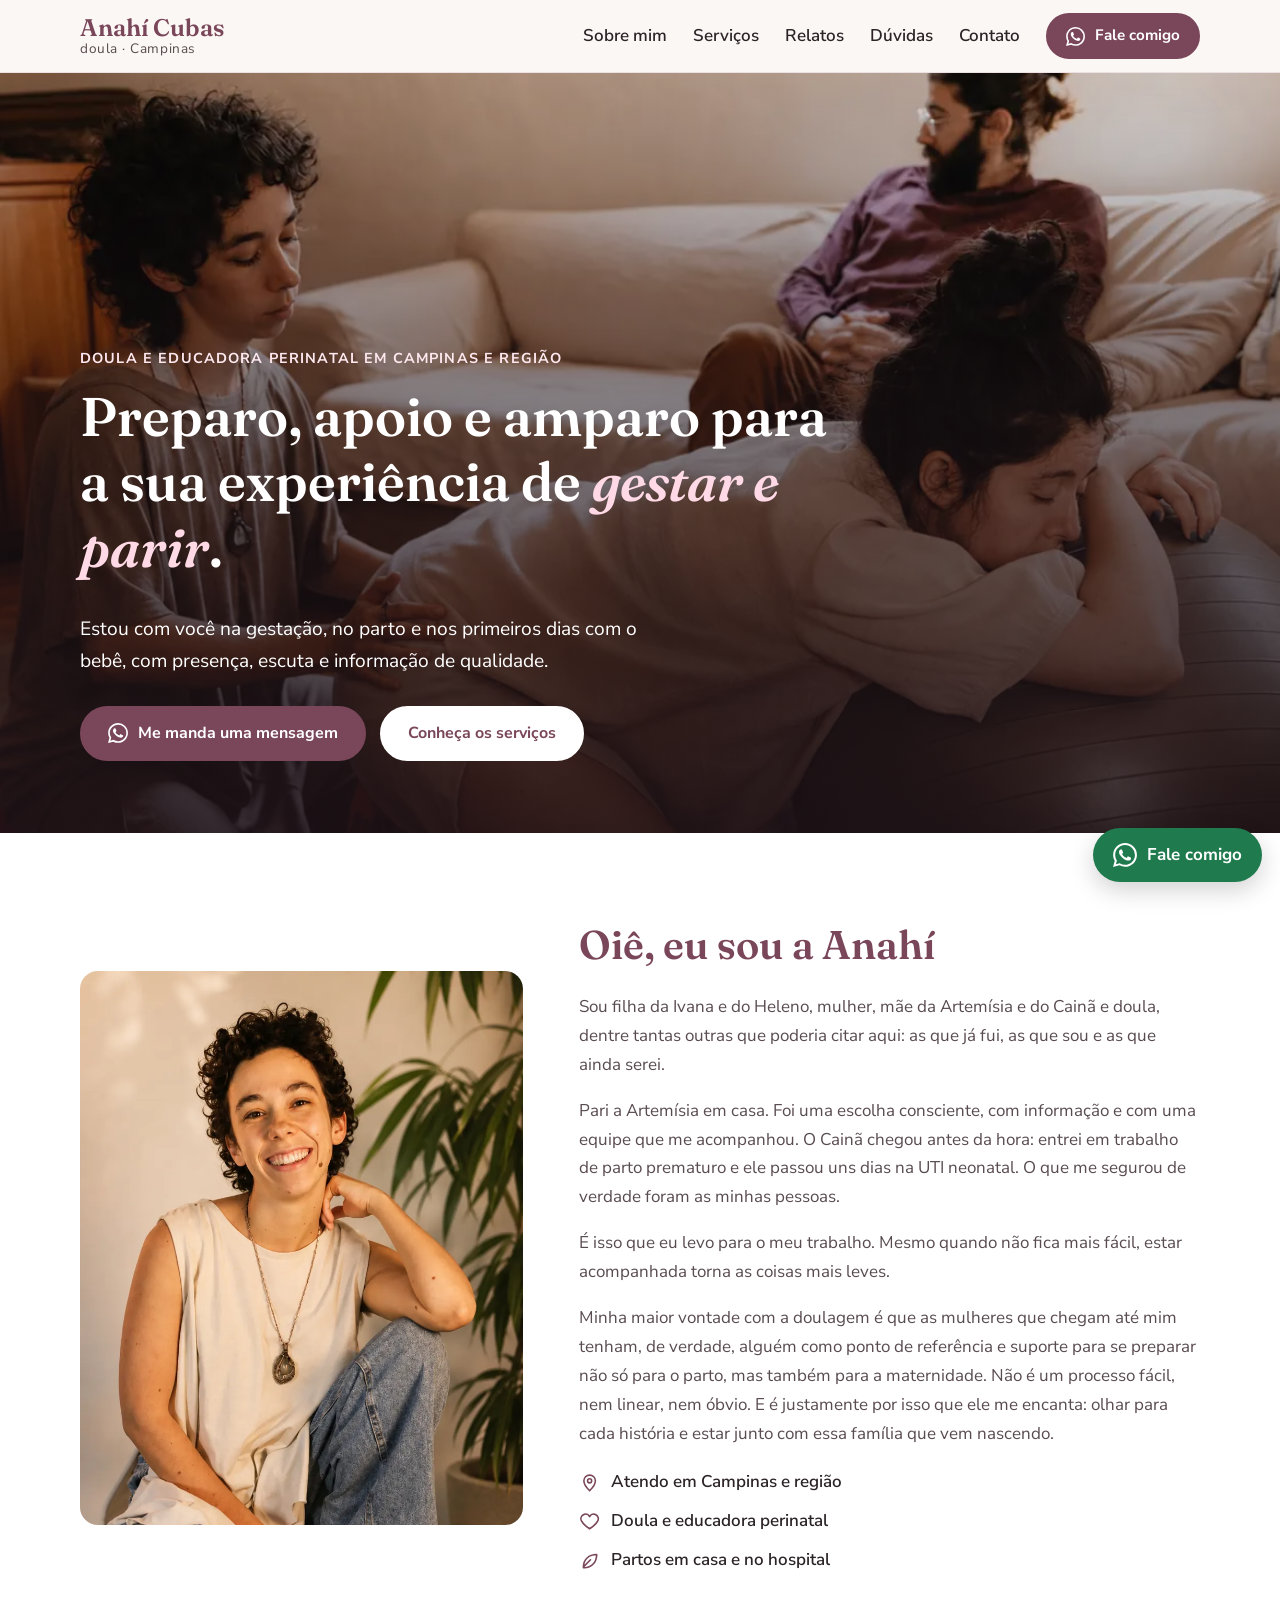
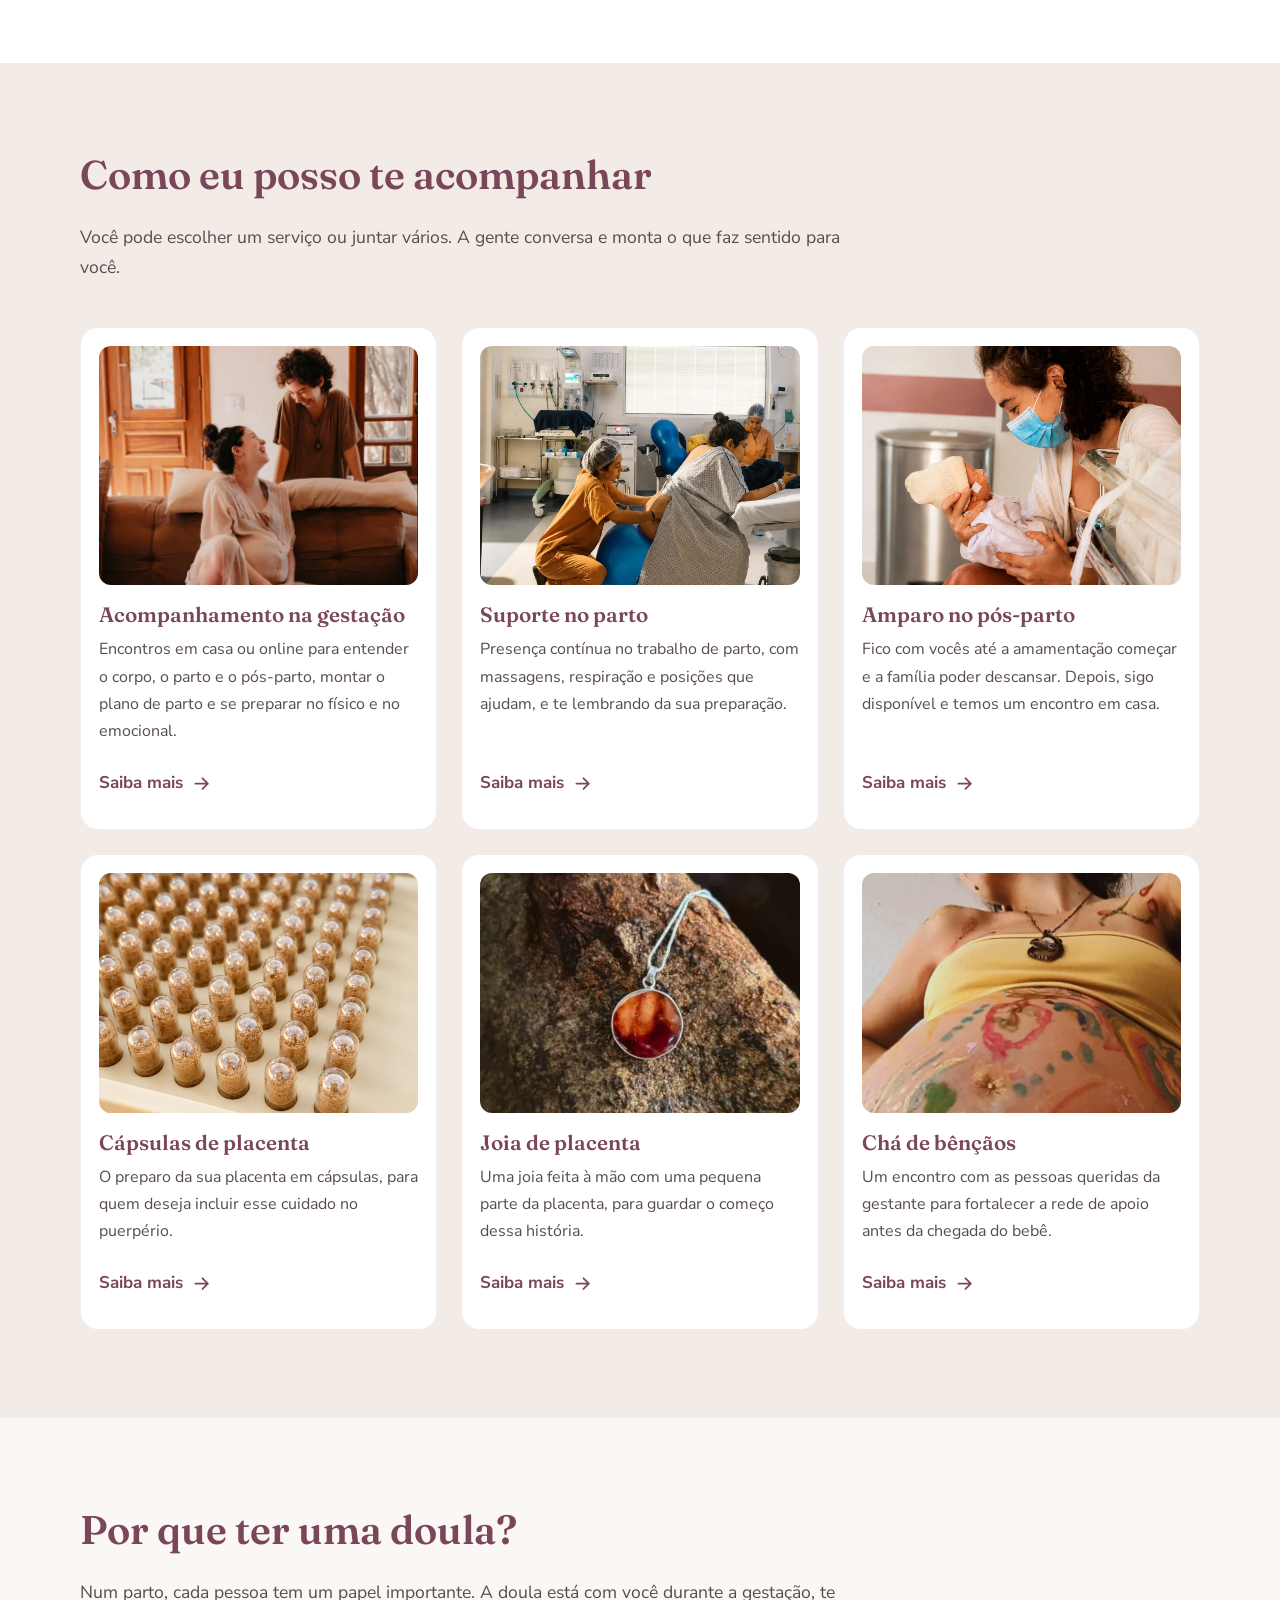
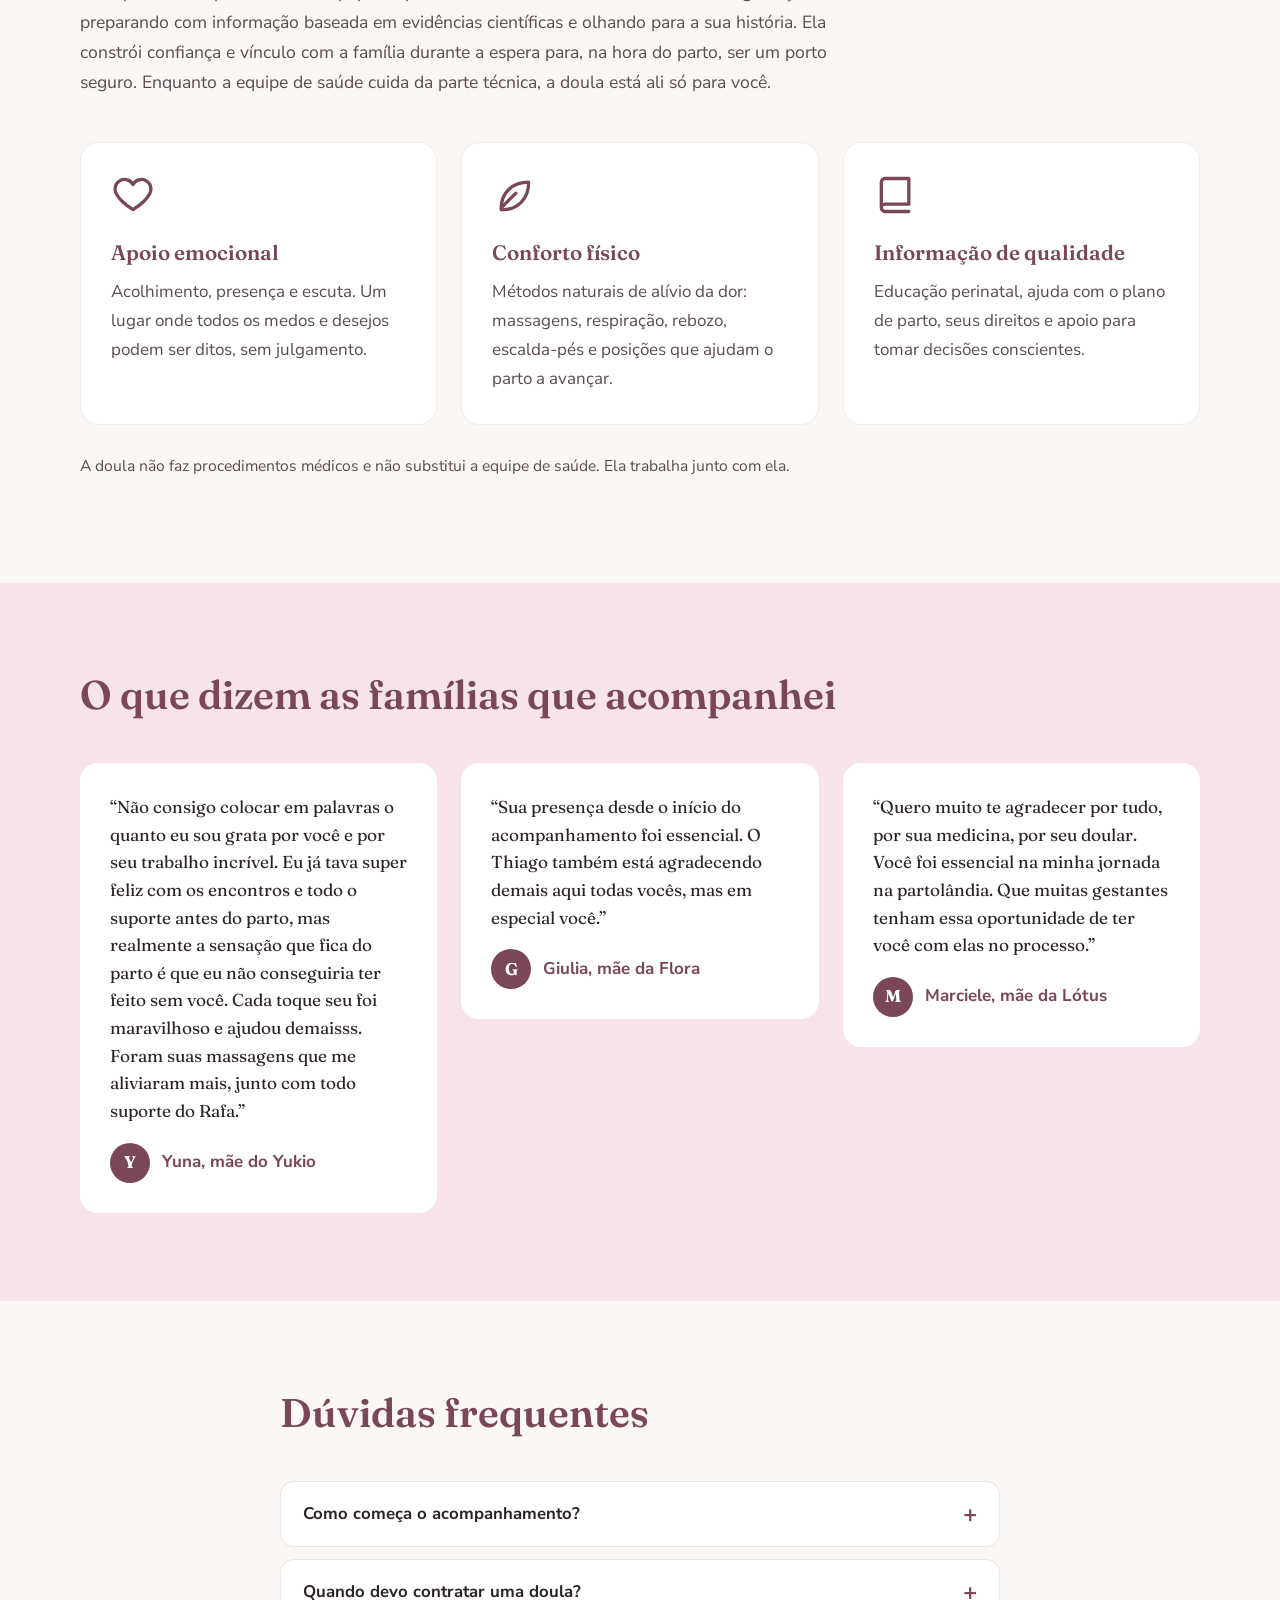
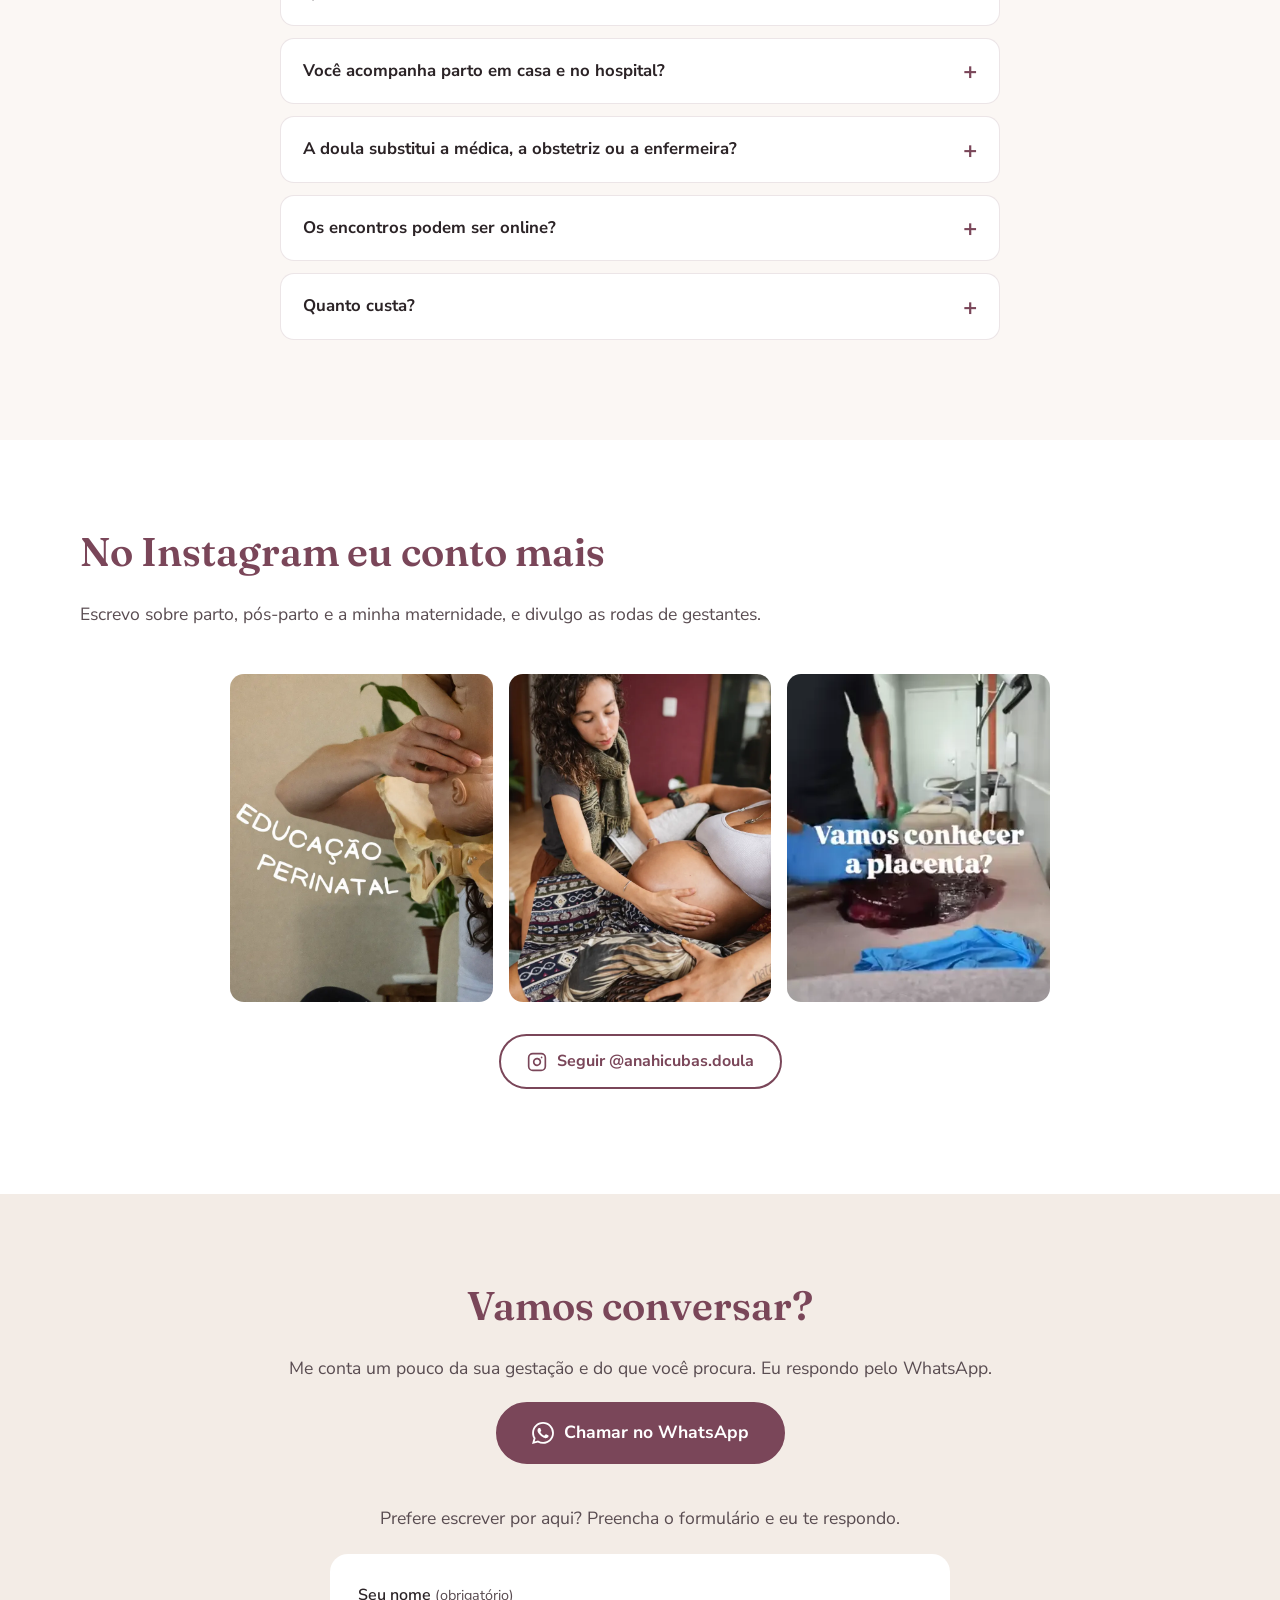
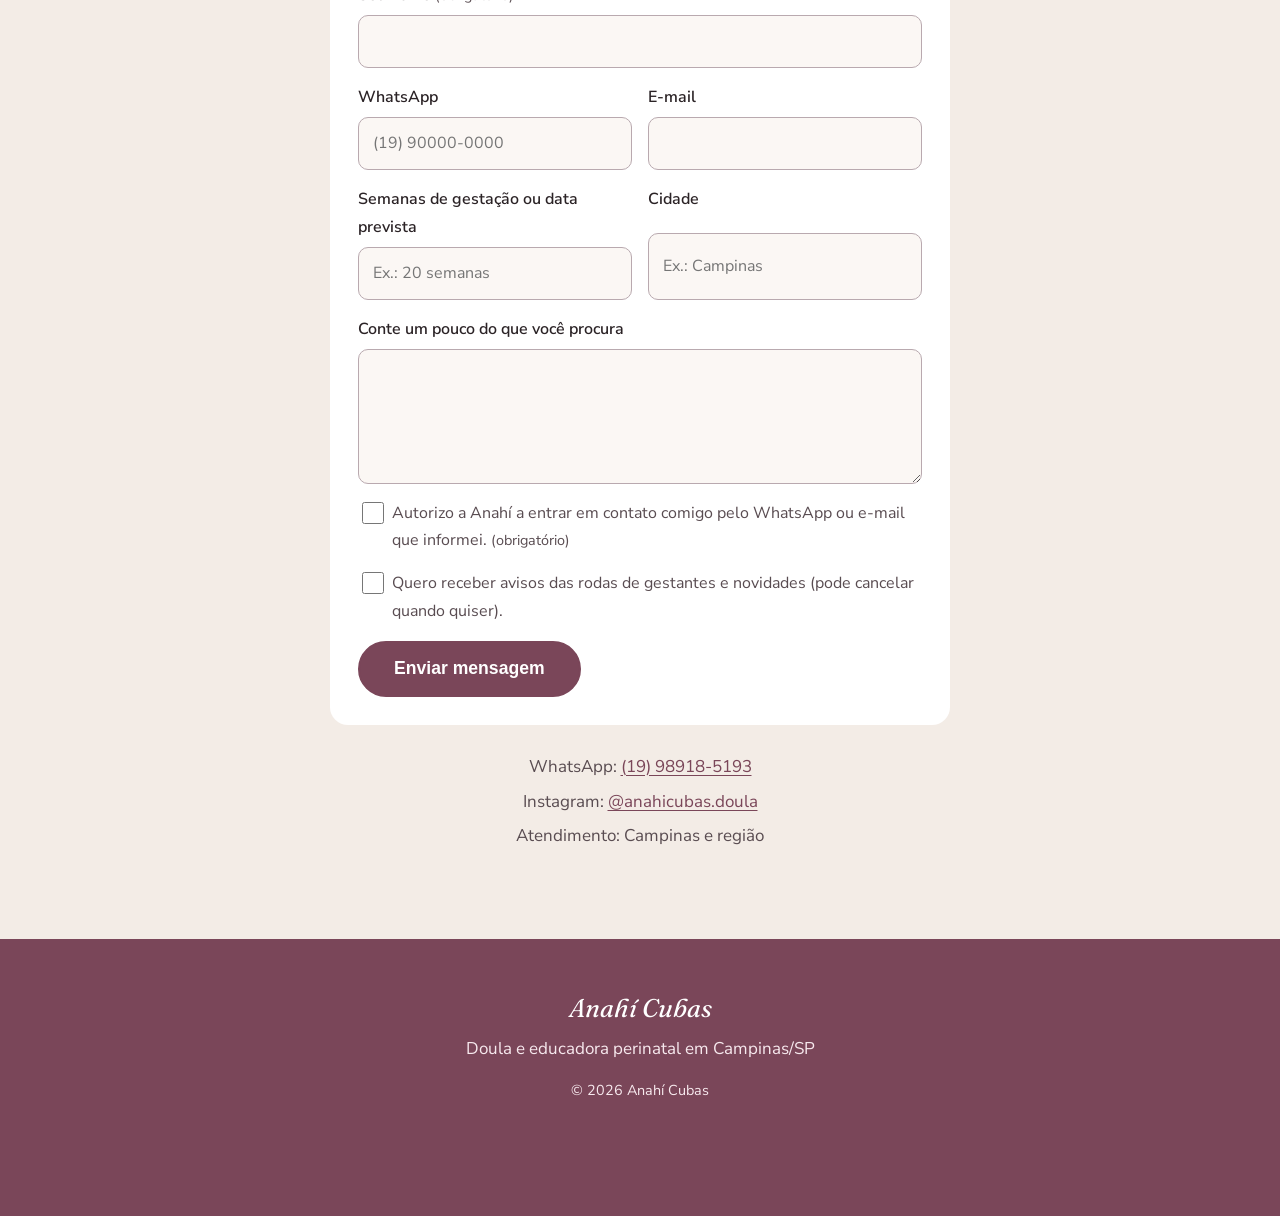
<file: index.html>
<!DOCTYPE html>
<html lang="pt-BR">
<head>
    <meta charset="UTF-8">
    <meta name="viewport" content="width=device-width, initial-scale=1.0">

    <title>Doula em Campinas | Anahí Cubas – Doula e Educadora Perinatal</title>
    <meta name="description" content="Anahí Cubas, doula e educadora perinatal em Campinas e região. Acompanhamento na gestação, no parto e no pós-parto, cápsulas e joias de placenta e chá de bênçãos. Fale comigo pelo WhatsApp.">
    <meta name="author" content="Anahí Cubas">
    <meta name="robots" content="index, follow, max-image-preview:large">
    <link rel="canonical" href="https://anahicubas.com.br/">
    <meta name="theme-color" content="#7a4659">

    <meta property="og:type" content="website">
    <meta property="og:locale" content="pt_BR">
    <meta property="og:site_name" content="Anahí Cubas – Doula">
    <meta property="og:title" content="Anahí Cubas – Doula em Campinas e região">
    <meta property="og:description" content="Preparo, apoio e amparo para a sua experiência de gestar e parir.">
    <meta property="og:url" content="https://anahicubas.com.br/">
    <meta property="og:image" content="https://anahicubas.com.br/src/imagens/web/compartilhar.jpg">
    <meta name="twitter:card" content="summary_large_image">

    <meta name="google-site-verification" content="1dVnE12YSc2t-7htzgksGDvZf7HCqj6tVsVxm7yxX1Y">

    <link rel="icon" href="/favicon.ico" sizes="48x48">
    <link rel="icon" href="src/imagens/favicon.svg" type="image/svg+xml">
    <link rel="apple-touch-icon" href="src/imagens/apple-touch-icon.png">
    <link rel="manifest" href="site.webmanifest">
    <link rel="preconnect" href="https://fonts.googleapis.com">
    <link rel="preconnect" href="https://fonts.gstatic.com" crossorigin>
    <link href="https://fonts.googleapis.com/css2?family=Fraunces:ital,opsz,wght@0,9..144,400..700;1,9..144,400..600&family=Nunito+Sans:opsz,wght@6..12,400;6..12,600;6..12,700&display=swap" rel="stylesheet">
    <link rel="stylesheet" href="src/css/style.css">

    <script type="application/ld+json">
    {
        "@context": "https://schema.org",
        "@type": "LocalBusiness",
        "name": "Anahí Cubas – Doula",
        "description": "Doula e educadora perinatal em Campinas e região: acompanhamento na gestação, no parto e no pós-parto, cápsulas e joias de placenta e chá de bênçãos.",
        "url": "https://anahicubas.com.br/",
        "image": "https://anahicubas.com.br/src/imagens/web/compartilhar.jpg",
        "telephone": "+55 19 98918-5193",
        "address": {
            "@type": "PostalAddress",
            "addressLocality": "Campinas",
            "addressRegion": "SP",
            "addressCountry": "BR"
        },
        "areaServed": [
            { "@type": "City", "name": "Campinas" },
            { "@type": "AdministrativeArea", "name": "Região Metropolitana de Campinas" }
        ],
        "sameAs": ["https://www.instagram.com/anahicubas.doula/"]
    }
    </script>
</head>
<body>
    <!-- Ícones desenhados no próprio site (não dependem de nenhuma fonte externa) -->
    <svg class="sprite" aria-hidden="true" focusable="false">
        <symbol id="i-whats" viewBox="0 0 24 24"><path fill="currentColor" d="M17.47 14.38c-.3-.15-1.76-.87-2.03-.97-.27-.1-.47-.15-.67.15-.2.3-.77.97-.94 1.16-.17.2-.35.22-.64.07-.3-.15-1.26-.46-2.39-1.47-.88-.79-1.48-1.76-1.65-2.06-.17-.3-.02-.46.13-.6.13-.14.3-.35.45-.52.15-.18.2-.3.3-.5.1-.2.05-.37-.03-.52-.07-.15-.67-1.61-.92-2.2-.24-.58-.48-.5-.67-.51h-.57c-.2 0-.52.07-.79.37-.27.3-1.04 1.02-1.04 2.48s1.06 2.88 1.21 3.07c.15.2 2.1 3.2 5.08 4.49.71.3 1.26.49 1.7.63.71.22 1.36.19 1.87.12.57-.09 1.76-.72 2-1.42.25-.69.25-1.29.18-1.41-.08-.13-.28-.2-.57-.35m-5.42 7.4h-.01a9.87 9.87 0 0 1-5.03-1.37l-.36-.22-3.74.99 1-3.65-.24-.37a9.86 9.86 0 0 1-1.51-5.26c0-5.45 4.44-9.88 9.89-9.88 2.64 0 5.12 1.03 6.99 2.9a9.82 9.82 0 0 1 2.89 6.99c0 5.45-4.44 9.88-9.88 9.88m8.41-18.3A11.82 11.82 0 0 0 12.05 0C5.5 0 .16 5.34.16 11.89c0 2.1.55 4.14 1.59 5.95L.06 24l6.3-1.65a11.88 11.88 0 0 0 5.68 1.45h.01c6.55 0 11.89-5.34 11.89-11.89 0-3.18-1.24-6.17-3.48-8.41Z"/></symbol>
        <symbol id="i-insta" viewBox="0 0 24 24"><g fill="none" stroke="currentColor" stroke-width="2" stroke-linecap="round" stroke-linejoin="round"><rect x="2" y="2" width="20" height="20" rx="5"/><path d="M16 11.37A4 4 0 1 1 12.63 8 4 4 0 0 1 16 11.37z"/><path d="M17.5 6.5h.01"/></g></symbol>
        <symbol id="i-menu" viewBox="0 0 24 24"><path d="M3 6h18M3 12h18M3 18h18" fill="none" stroke="currentColor" stroke-width="2" stroke-linecap="round"/></symbol>
        <symbol id="i-close" viewBox="0 0 24 24"><path d="M6 6l12 12M18 6 6 18" fill="none" stroke="currentColor" stroke-width="2" stroke-linecap="round"/></symbol>
        <symbol id="i-arrow" viewBox="0 0 24 24"><path d="M5 12h14M13 6l6 6-6 6" fill="none" stroke="currentColor" stroke-width="2" stroke-linecap="round" stroke-linejoin="round"/></symbol>
        <symbol id="i-heart" viewBox="0 0 24 24"><path d="M12 20s-7-4.4-9.2-8.8A5.2 5.2 0 0 1 12 6.3a5.2 5.2 0 0 1 9.2 4.9C19 15.6 12 20 12 20z" fill="none" stroke="currentColor" stroke-width="1.8" stroke-linejoin="round"/></symbol>
        <symbol id="i-leaf" viewBox="0 0 24 24"><path d="M5 19c0-8 6-14 15-14 0 9-6 15-14 15H5zM5 19l8-8" fill="none" stroke="currentColor" stroke-width="1.8" stroke-linecap="round" stroke-linejoin="round"/></symbol>
        <symbol id="i-book" viewBox="0 0 24 24"><path d="M4 19V5a2 2 0 0 1 2-2h13v14H6a2 2 0 0 0-2 2zm0 0a2 2 0 0 0 2 2h13" fill="none" stroke="currentColor" stroke-width="1.8" stroke-linecap="round" stroke-linejoin="round"/></symbol>
        <symbol id="i-pin" viewBox="0 0 24 24"><g fill="none" stroke="currentColor" stroke-width="1.8"><path d="M12 21s-6.5-5.7-6.5-11a6.5 6.5 0 0 1 13 0c0 5.3-6.5 11-6.5 11z"/><circle cx="12" cy="10" r="2.3"/></g></symbol>
    </svg>

    <a class="skip-link" href="#conteudo">Pular para o conteúdo</a>

    <header class="site-header">
        <div class="container header-inner">
            <a href="#inicio" class="brand" aria-label="Anahí Cubas, doula – voltar ao início">
                <span class="brand-name">Anahí Cubas</span>
                <span class="brand-role">doula · Campinas</span>
            </a>

            <button class="menu-btn" type="button" aria-expanded="false" aria-controls="menu-principal">
                <svg class="icon" aria-hidden="true"><use href="#i-menu"/></svg>
                <span class="sr-only">Abrir menu</span>
            </button>

            <nav id="menu-principal" class="main-nav" aria-label="Menu principal">
                <a href="#sobre">Sobre mim</a>
                <a href="#servicos">Serviços</a>
                <a href="#relatos">Relatos</a>
                <a href="#duvidas">Dúvidas</a>
                <a href="#contato">Contato</a>
                <a class="btn btn-small" href="https://wa.me/5519989185193?text=Ol%C3%A1%20Anah%C3%AD%2C%20vi%20seu%20site%20e%20queria%20conversar%20sobre%20o%20acompanhamento%20de%20doula." target="_blank" rel="noopener">
                    <svg class="icon" aria-hidden="true"><use href="#i-whats"/></svg>
                    Fale comigo
                </a>
            </nav>
        </div>
    </header>

    <!-- INÍCIO -->
    <section class="hero" id="inicio" aria-labelledby="hero-titulo">
        <img class="hero-img" src="src/imagens/web/hero.webp" alt="" width="1117" height="1200" fetchpriority="high">
        <div class="container hero-content">
            <p class="kicker">Doula e educadora perinatal em Campinas e região</p>
            <h1 id="hero-titulo">Preparo, apoio e amparo para a sua experiência de <em>gestar e parir</em>.</h1>
            <p class="hero-text">Estou com você na gestação, no parto e nos primeiros dias com o bebê, com presença, escuta e informação de qualidade.</p>
            <div class="hero-actions">
                <a class="btn" href="https://wa.me/5519989185193?text=Ol%C3%A1%20Anah%C3%AD%2C%20vi%20seu%20site%20e%20queria%20conversar%20sobre%20o%20acompanhamento%20de%20doula." target="_blank" rel="noopener">
                    <svg class="icon" aria-hidden="true"><use href="#i-whats"/></svg>
                    Me manda uma mensagem
                </a>
                <a class="btn btn-light" href="#servicos">Conheça os serviços</a>
            </div>
        </div>
    </section>

    <main id="conteudo">
        <!-- SOBRE MIM -->
        <section class="section about" id="sobre" aria-labelledby="sobre-titulo">
            <div class="container about-grid">
                <figure class="about-photo">
                    <img src="src/imagens/web/anahi.webp" alt="Anahí Cubas sorrindo, sentada, com um colar de pingente" width="848" height="1200" loading="lazy">
                </figure>
                <div class="about-text">
                    <h2 id="sobre-titulo">Oiê, eu sou a Anahí</h2>
                    <p>Sou filha da Ivana e do Heleno, mulher, mãe da Artemísia e do Cainã e doula, dentre tantas outras que poderia citar aqui: as que já fui, as que sou e as que ainda serei.</p>
                    <p>Pari a Artemísia em casa. Foi uma escolha consciente, com informação e com uma equipe que me acompanhou. O Cainã chegou antes da hora: entrei em trabalho de parto prematuro e ele passou uns dias na UTI neonatal. O que me segurou de verdade foram as minhas pessoas.</p>
                    <p>É isso que eu levo para o meu trabalho. Mesmo quando não fica mais fácil, estar acompanhada torna as coisas mais leves.</p>
                    <p>Minha maior vontade com a doulagem é que as mulheres que chegam até mim tenham, de verdade, alguém como ponto de referência e suporte para se preparar não só para o parto, mas também para a maternidade. Não é um processo fácil, nem linear, nem óbvio. E é justamente por isso que ele me encanta: olhar para cada história e estar junto com essa família que vem nascendo.</p>
                    <ul class="facts">
                        <li><svg class="icon" aria-hidden="true"><use href="#i-pin"/></svg> Atendo em Campinas e região</li>
                        <li><svg class="icon" aria-hidden="true"><use href="#i-heart"/></svg> Doula e educadora perinatal</li>
                        <li><svg class="icon" aria-hidden="true"><use href="#i-leaf"/></svg> Partos em casa e no hospital</li>
                    </ul>
                </div>
            </div>
        </section>

        <!-- SERVIÇOS -->
        <section class="section services" id="servicos" aria-labelledby="servicos-titulo">
            <div class="container">
                <div class="section-head">
                    <h2 id="servicos-titulo">Como eu posso te acompanhar</h2>
                    <p>Você pode escolher um serviço ou juntar vários. A gente conversa e monta o que faz sentido para você.</p>
                </div>
                <ul class="cards">
                    <li class="card">
                        <img src="src/imagens/web/encontro-sofa.webp" alt="Anahí conversando com uma gestante na sala de casa" width="652" height="752" loading="lazy">
                        <h3>Acompanhamento na gestação</h3>
                        <p>Encontros em casa ou online para entender o corpo, o parto e o pós-parto, montar o plano de parto e se preparar no físico e no emocional.</p>
                        <a href="servicos.html#gestacao">Saiba mais <span class="sr-only">sobre o acompanhamento na gestação</span><svg class="icon" aria-hidden="true"><use href="#i-arrow"/></svg></a>
                    </li>
                    <li class="card">
                        <img src="src/imagens/web/parto.webp" alt="Doula apoiando uma gestante na bola de pilates durante o trabalho de parto no hospital" width="1132" height="1200" loading="lazy">
                        <h3>Suporte no parto</h3>
                        <p>Presença contínua no trabalho de parto, com massagens, respiração e posições que ajudam, e te lembrando da sua preparação.</p>
                        <a href="servicos.html#parto">Saiba mais <span class="sr-only">sobre o suporte no parto</span><svg class="icon" aria-hidden="true"><use href="#i-arrow"/></svg></a>
                    </li>
                    <li class="card">
                        <img src="src/imagens/web/puerperio.webp" alt="Anahí segurando um recém-nascido na maternidade" width="1200" height="1105" loading="lazy">
                        <h3>Amparo no pós-parto</h3>
                        <p>Fico com vocês até a amamentação começar e a família poder descansar. Depois, sigo disponível e temos um encontro em casa.</p>
                        <a href="servicos.html#pos-parto">Saiba mais <span class="sr-only">sobre o amparo no pós-parto</span><svg class="icon" aria-hidden="true"><use href="#i-arrow"/></svg></a>
                    </li>
                    <li class="card">
                        <img src="src/imagens/web/capsulas.webp" alt="Cápsulas de placenta organizadas em uma bandeja" width="1200" height="1200" loading="lazy">
                        <h3>Cápsulas de placenta</h3>
                        <p>O preparo da sua placenta em cápsulas, para quem deseja incluir esse cuidado no puerpério.</p>
                        <a href="servicos.html#capsulas">Saiba mais <span class="sr-only">sobre as cápsulas de placenta</span><svg class="icon" aria-hidden="true"><use href="#i-arrow"/></svg></a>
                    </li>
                    <li class="card">
                        <img src="src/imagens/web/joia.webp" alt="Pingente redondo de prata feito com placenta" width="467" height="453" loading="lazy">
                        <h3>Joia de placenta</h3>
                        <p>Uma joia feita à mão com uma pequena parte da placenta, para guardar o começo dessa história.</p>
                        <a href="servicos.html#joias">Saiba mais <span class="sr-only">sobre a joia de placenta</span><svg class="icon" aria-hidden="true"><use href="#i-arrow"/></svg></a>
                    </li>
                    <li class="card">
                        <img src="src/imagens/web/cha-de-bencaos.webp" alt="Gestante com a barriga pintada em um chá de bênçãos" width="649" height="866" loading="lazy">
                        <h3>Chá de bênçãos</h3>
                        <p>Um encontro com as pessoas queridas da gestante para fortalecer a rede de apoio antes da chegada do bebê.</p>
                        <a href="servicos.html#cha-de-bencaos">Saiba mais <span class="sr-only">sobre o chá de bênçãos</span><svg class="icon" aria-hidden="true"><use href="#i-arrow"/></svg></a>
                    </li>
                </ul>
            </div>
        </section>

        <!-- POR QUE DOULA -->
        <section class="section why" aria-labelledby="porque-titulo">
            <div class="container">
                <div class="section-head">
                    <h2 id="porque-titulo">Por que ter uma doula?</h2>
                    <p>Num parto, cada pessoa tem um papel importante. A doula está com você durante a gestação, te preparando com informação baseada em evidências científicas e olhando para a sua história. Ela constrói confiança e vínculo com a família durante a espera para, na hora do parto, ser um porto seguro. Enquanto a equipe de saúde cuida da parte técnica, a doula está ali só para você.</p>
                </div>
                <ul class="features">
                    <li>
                        <svg class="icon icon-big" aria-hidden="true"><use href="#i-heart"/></svg>
                        <h3>Apoio emocional</h3>
                        <p>Acolhimento, presença e escuta. Um lugar onde todos os medos e desejos podem ser ditos, sem julgamento.</p>
                    </li>
                    <li>
                        <svg class="icon icon-big" aria-hidden="true"><use href="#i-leaf"/></svg>
                        <h3>Conforto físico</h3>
                        <p>Métodos naturais de alívio da dor: massagens, respiração, rebozo, escalda-pés e posições que ajudam o parto a avançar.</p>
                    </li>
                    <li>
                        <svg class="icon icon-big" aria-hidden="true"><use href="#i-book"/></svg>
                        <h3>Informação de qualidade</h3>
                        <p>Educação perinatal, ajuda com o plano de parto, seus direitos e apoio para tomar decisões conscientes.</p>
                    </li>
                </ul>
                <p class="note">A doula não faz procedimentos médicos e não substitui a equipe de saúde. Ela trabalha junto com ela.</p>
            </div>
        </section>

        <!-- RELATOS -->
        <section class="section testimonials" id="relatos" aria-labelledby="relatos-titulo">
            <div class="container">
                <div class="section-head">
                    <h2 id="relatos-titulo">O que dizem as famílias que acompanhei</h2>
                </div>
                <ul class="quotes">
                    <li>
                        <blockquote>
                            <p>“Não consigo colocar em palavras o quanto eu sou grata por você e por seu trabalho incrível. Eu já tava super feliz com os encontros e todo o suporte antes do parto, mas realmente a sensação que fica do parto é que eu não conseguiria ter feito sem você. Cada toque seu foi maravilhoso e ajudou demaisss. Foram suas massagens que me aliviaram mais, junto com todo suporte do Rafa.”</p>
                        </blockquote>
                        <p class="quote-author"><span class="initial" aria-hidden="true">Y</span> Yuna, mãe do Yukio</p>
                    </li>
                    <li>
                        <blockquote>
                            <p>“Sua presença desde o início do acompanhamento foi essencial. O Thiago também está agradecendo demais aqui todas vocês, mas em especial você.”</p>
                        </blockquote>
                        <p class="quote-author"><span class="initial" aria-hidden="true">G</span> Giulia, mãe da Flora</p>
                    </li>
                    <li>
                        <blockquote>
                            <p>“Quero muito te agradecer por tudo, por sua medicina, por seu doular. Você foi essencial na minha jornada na partolândia. Que muitas gestantes tenham essa oportunidade de ter você com elas no processo.”</p>
                        </blockquote>
                        <p class="quote-author"><span class="initial" aria-hidden="true">M</span> Marciele, mãe da Lótus</p>
                    </li>
                </ul>
            </div>
        </section>

        <!-- DÚVIDAS -->
        <section class="section faq" id="duvidas" aria-labelledby="duvidas-titulo">
            <div class="container narrow">
                <div class="section-head">
                    <h2 id="duvidas-titulo">Dúvidas frequentes</h2>
                </div>
                <details>
                    <summary>Como começa o acompanhamento?</summary>
                    <p>Você me manda uma mensagem e marcamos um primeiro encontro, gratuito, para a gente se conhecer. Nele eu te conto como funciona o meu trabalho e você me conta da sua gestação.</p>
                </details>
                <details>
                    <summary>Quando devo contratar uma doula?</summary>
                    <p>Quanto antes, melhor, porque assim temos tempo para construir vínculo e fazer a preparação com calma. Mas você pode me chamar em qualquer fase da gestação.</p>
                </details>
                <details>
                    <summary>Você acompanha parto em casa e no hospital?</summary>
                    <p>Sim. Cada hospital e maternidade tem suas regras para a entrada da doula, então ainda na gestação a gente verifica juntas as regras do lugar que você escolher.</p>
                </details>
                <details>
                    <summary>A doula substitui a médica, a obstetriz ou a enfermeira?</summary>
                    <p>Não. A doula cuida do seu conforto, do seu emocional e da informação. Os cuidados de saúde ficam com a sua equipe.</p>
                </details>
                <details>
                    <summary>Os encontros podem ser online?</summary>
                    <p>Sim. Para quem mora em Campinas e região, os encontros podem ser presenciais. Para quem mora longe, a preparação na gestação pode ser online.</p>
                </details>
                <details>
                    <summary>Quanto custa?</summary>
                    <p>O valor depende do que você escolher. Me chama no WhatsApp que eu te explico cada opção.</p>
                </details>
            </div>
        </section>

        <!-- INSTAGRAM -->
        <section class="section insta" aria-labelledby="insta-titulo">
            <div class="container">
                <div class="section-head">
                    <h2 id="insta-titulo">No Instagram eu conto mais</h2>
                    <p>Escrevo sobre parto, pós-parto e a minha maternidade, e divulgo as rodas de gestantes.</p>
                </div>
                <ul class="insta-grid">
                    <li><a href="https://www.instagram.com/p/C8aDs1oxCTN/" target="_blank" rel="noopener"><img src="src/imagens/web/educacao-perinatal.webp" alt="Post: educação perinatal, com um modelo de pelve" width="800" height="1200" loading="lazy"></a></li>
                    <li><a href="https://www.instagram.com/p/C_lecy-xNqU/" target="_blank" rel="noopener"><img src="src/imagens/web/massagem.webp" alt="Post: ser doula é regar e ser regada" width="800" height="1200" loading="lazy"></a></li>
                    <li><a href="https://www.instagram.com/anahicubas.doula/" target="_blank" rel="noopener"><img src="src/imagens/web/placenta.webp" alt="Post: vamos conhecer a placenta?" width="426" height="736" loading="lazy"></a></li>
                </ul>
                <p class="center">
                    <a class="btn btn-outline" href="https://www.instagram.com/anahicubas.doula/" target="_blank" rel="noopener">
                        <svg class="icon" aria-hidden="true"><use href="#i-insta"/></svg>
                        Seguir @anahicubas.doula
                    </a>
                </p>
            </div>
        </section>

        <!-- CONTATO -->
        <section class="section contact" id="contato" aria-labelledby="contato-titulo">
            <div class="container narrow center">
                <h2 id="contato-titulo">Vamos conversar?</h2>
                <p>Me conta um pouco da sua gestação e do que você procura. Eu respondo pelo WhatsApp.</p>
                <a class="btn btn-big" href="https://wa.me/5519989185193?text=Ol%C3%A1%20Anah%C3%AD%2C%20vi%20seu%20site%20e%20queria%20conversar%20sobre%20o%20acompanhamento%20de%20doula." target="_blank" rel="noopener">
                    <svg class="icon" aria-hidden="true"><use href="#i-whats"/></svg>
                    Chamar no WhatsApp
                </a>
                <p class="contact-or">Prefere escrever por aqui? Preencha o formulário e eu te respondo.</p>
                <form class="contact-form" name="contato" method="POST" action="/obrigado" data-netlify="true" netlify-honeypot="campo-extra">
                    <input type="hidden" name="form-name" value="contato">
                    <p class="hp" aria-hidden="true"><label>Não preencha este campo: <input name="campo-extra" tabindex="-1" autocomplete="off"></label></p>
                    <div class="field">
                        <label for="f-nome">Seu nome <span class="req">(obrigatório)</span></label>
                        <input id="f-nome" name="nome" type="text" autocomplete="name" required>
                    </div>
                    <div class="field-row">
                        <div class="field">
                            <label for="f-whats">WhatsApp</label>
                            <input id="f-whats" name="whatsapp" type="tel" autocomplete="tel" inputmode="tel" placeholder="(19) 90000-0000">
                        </div>
                        <div class="field">
                            <label for="f-email">E-mail</label>
                            <input id="f-email" name="email" type="email" autocomplete="email">
                        </div>
                    </div>
                    <div class="field-row">
                        <div class="field">
                            <label for="f-semanas">Semanas de gestação ou data prevista</label>
                            <input id="f-semanas" name="gestacao" type="text" placeholder="Ex.: 20 semanas">
                        </div>
                        <div class="field">
                            <label for="f-cidade">Cidade</label>
                            <input id="f-cidade" name="cidade" type="text" autocomplete="address-level2" placeholder="Ex.: Campinas">
                        </div>
                    </div>
                    <div class="field">
                        <label for="f-msg">Conte um pouco do que você procura</label>
                        <textarea id="f-msg" name="mensagem" rows="4"></textarea>
                    </div>
                    <div class="field check">
                        <input id="f-ok" name="autorizo_contato" type="checkbox" value="sim" required>
                        <label for="f-ok">Autorizo a Anahí a entrar em contato comigo pelo WhatsApp ou e-mail que informei. <span class="req">(obrigatório)</span></label>
                    </div>
                    <div class="field check">
                        <input id="f-novidades" name="quero_novidades" type="checkbox" value="sim">
                        <label for="f-novidades">Quero receber avisos das rodas de gestantes e novidades (pode cancelar quando quiser).</label>
                    </div>
                    <button class="btn btn-big" type="submit">Enviar mensagem</button>
                </form>

                <ul class="contact-list">
                    <li>WhatsApp: <a href="tel:+5519989185193">(19) 98918-5193</a></li>
                    <li>Instagram: <a href="https://www.instagram.com/anahicubas.doula/" target="_blank" rel="noopener">@anahicubas.doula</a></li>
                    <li>Atendimento: Campinas e região</li>
                </ul>
            </div>
        </section>
    </main>

    <footer class="site-footer">
        <div class="container footer-inner">
            <p class="footer-name">Anahí Cubas</p>
            <p>Doula e educadora perinatal em Campinas/SP</p>
            <p class="footer-small">© 2026 Anahí Cubas</p>
        </div>
    </footer>

    <a class="wa-float" href="https://wa.me/5519989185193?text=Ol%C3%A1%20Anah%C3%AD%2C%20vi%20seu%20site%20e%20queria%20conversar%20sobre%20o%20acompanhamento%20de%20doula." target="_blank" rel="noopener">
        <svg class="icon" aria-hidden="true"><use href="#i-whats"/></svg>
        <span>Fale comigo</span>
    </a>

    <script src="src/js/script.js" defer></script>
</body>
</html>
</file>
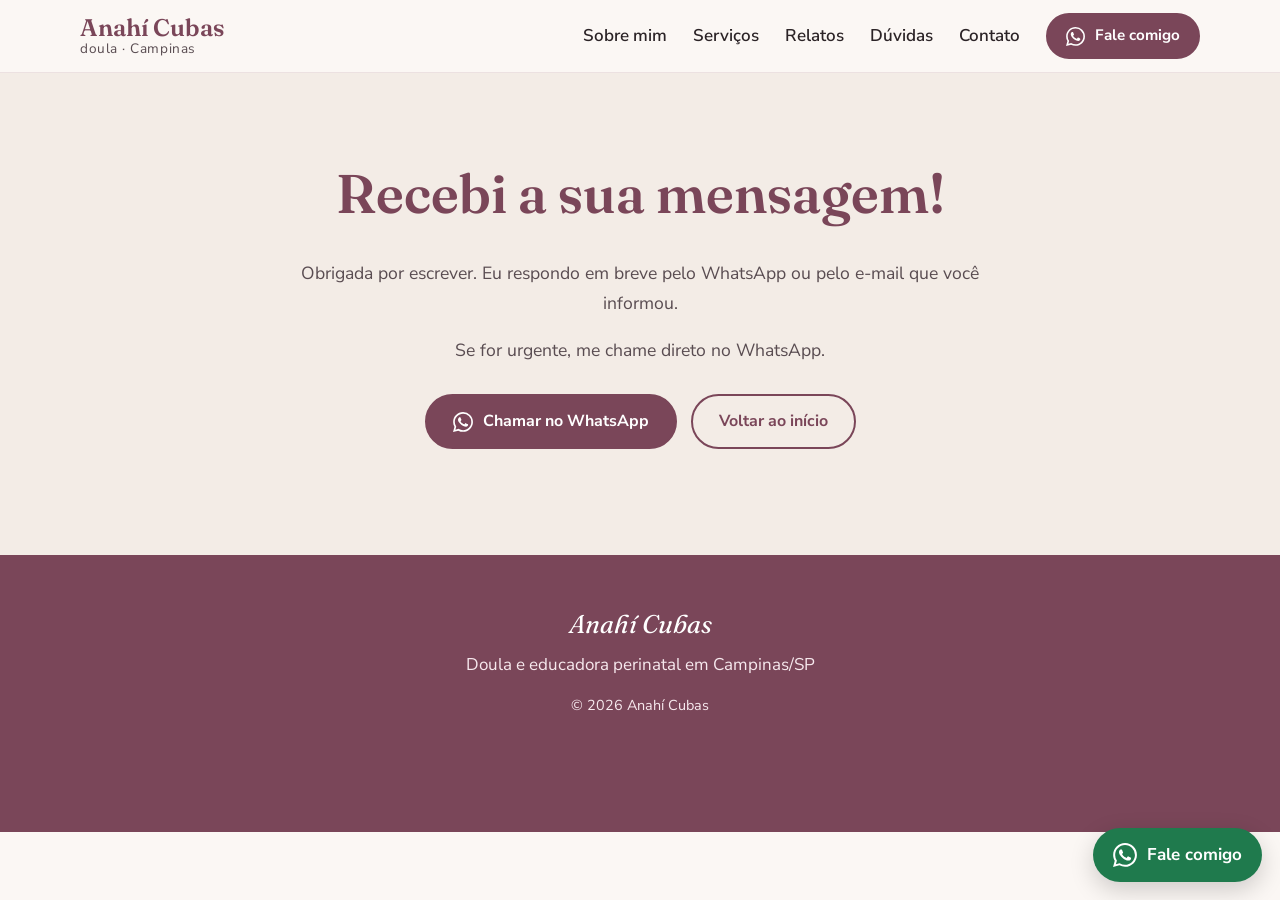
<file: obrigado.html>
<!DOCTYPE html>
<html lang="pt-BR">
<head>
    <meta charset="UTF-8">
    <meta name="viewport" content="width=device-width, initial-scale=1.0">

    <title>Mensagem enviada | Anahí Cubas – Doula</title>
    <meta name="description" content="Sua mensagem foi enviada para a doula Anahí Cubas.">
    <meta name="author" content="Anahí Cubas">
    <meta name="robots" content="noindex, nofollow">
    <link rel="canonical" href="https://anahicubas.com.br/obrigado">
    <meta name="theme-color" content="#7a4659">

    <meta property="og:type" content="website">
    <meta property="og:locale" content="pt_BR">
    <meta property="og:title" content="Serviços de doula em Campinas | Anahí Cubas">
    <meta property="og:description" content="Gestação, parto, pós-parto, cápsulas e joias de placenta e chá de bênçãos.">
    <meta property="og:url" content="https://anahicubas.com.br/obrigado">
    <meta property="og:image" content="https://anahicubas.com.br/src/imagens/web/compartilhar.jpg">

    <meta name="google-site-verification" content="1dVnE12YSc2t-7htzgksGDvZf7HCqj6tVsVxm7yxX1Y">

    <link rel="icon" href="/favicon.ico" sizes="48x48">
    <link rel="icon" href="src/imagens/favicon.svg" type="image/svg+xml">
    <link rel="apple-touch-icon" href="src/imagens/apple-touch-icon.png">
    <link rel="manifest" href="site.webmanifest">
    <link rel="preconnect" href="https://fonts.googleapis.com">
    <link rel="preconnect" href="https://fonts.gstatic.com" crossorigin>
    <link href="https://fonts.googleapis.com/css2?family=Fraunces:ital,opsz,wght@0,9..144,400..700;1,9..144,400..600&family=Nunito+Sans:opsz,wght@6..12,400;6..12,600;6..12,700&display=swap" rel="stylesheet">
    <link rel="stylesheet" href="src/css/style.css">
</head>
<body>
    <svg class="sprite" aria-hidden="true" focusable="false">
        <symbol id="i-whats" viewBox="0 0 24 24"><path fill="currentColor" d="M17.47 14.38c-.3-.15-1.76-.87-2.03-.97-.27-.1-.47-.15-.67.15-.2.3-.77.97-.94 1.16-.17.2-.35.22-.64.07-.3-.15-1.26-.46-2.39-1.47-.88-.79-1.48-1.76-1.65-2.06-.17-.3-.02-.46.13-.6.13-.14.3-.35.45-.52.15-.18.2-.3.3-.5.1-.2.05-.37-.03-.52-.07-.15-.67-1.61-.92-2.2-.24-.58-.48-.5-.67-.51h-.57c-.2 0-.52.07-.79.37-.27.3-1.04 1.02-1.04 2.48s1.06 2.88 1.21 3.07c.15.2 2.1 3.2 5.08 4.49.71.3 1.26.49 1.7.63.71.22 1.36.19 1.87.12.57-.09 1.76-.72 2-1.42.25-.69.25-1.29.18-1.41-.08-.13-.28-.2-.57-.35m-5.42 7.4h-.01a9.87 9.87 0 0 1-5.03-1.37l-.36-.22-3.74.99 1-3.65-.24-.37a9.86 9.86 0 0 1-1.51-5.26c0-5.45 4.44-9.88 9.89-9.88 2.64 0 5.12 1.03 6.99 2.9a9.82 9.82 0 0 1 2.89 6.99c0 5.45-4.44 9.88-9.88 9.88m8.41-18.3A11.82 11.82 0 0 0 12.05 0C5.5 0 .16 5.34.16 11.89c0 2.1.55 4.14 1.59 5.95L.06 24l6.3-1.65a11.88 11.88 0 0 0 5.68 1.45h.01c6.55 0 11.89-5.34 11.89-11.89 0-3.18-1.24-6.17-3.48-8.41Z"/></symbol>
        <symbol id="i-menu" viewBox="0 0 24 24"><path d="M3 6h18M3 12h18M3 18h18" fill="none" stroke="currentColor" stroke-width="2" stroke-linecap="round"/></symbol>
        <symbol id="i-close" viewBox="0 0 24 24"><path d="M6 6l12 12M18 6 6 18" fill="none" stroke="currentColor" stroke-width="2" stroke-linecap="round"/></symbol>
        <symbol id="i-check" viewBox="0 0 24 24"><path d="M5 12.5l4.5 4.5L19 7.5" fill="none" stroke="currentColor" stroke-width="2" stroke-linecap="round" stroke-linejoin="round"/></symbol>
    </svg>

    <a class="skip-link" href="#conteudo">Pular para o conteúdo</a>

    <header class="site-header">
        <div class="container header-inner">
            <a href="./" class="brand" aria-label="Anahí Cubas, doula – página inicial">
                <span class="brand-name">Anahí Cubas</span>
                <span class="brand-role">doula · Campinas</span>
            </a>

            <button class="menu-btn" type="button" aria-expanded="false" aria-controls="menu-principal">
                <svg class="icon" aria-hidden="true"><use href="#i-menu"/></svg>
                <span class="sr-only">Abrir menu</span>
            </button>

            <nav id="menu-principal" class="main-nav" aria-label="Menu principal">
                <a href="./#sobre">Sobre mim</a>
                <a href="./#servicos">Serviços</a>
                <a href="./#relatos">Relatos</a>
                <a href="./#duvidas">Dúvidas</a>
                <a href="./#contato">Contato</a>
                <a class="btn btn-small" href="https://wa.me/5519989185193?text=Ol%C3%A1%20Anah%C3%AD%2C%20vi%20seu%20site%20e%20queria%20conversar%20sobre%20o%20acompanhamento%20de%20doula." target="_blank" rel="noopener">
                    <svg class="icon" aria-hidden="true"><use href="#i-whats"/></svg>
                    Fale comigo
                </a>
            </nav>
        </div>
    </header>

    <main id="conteudo">
        <section class="section contact" aria-labelledby="t-obrigado">
            <div class="container narrow center">
                <h1 id="t-obrigado">Recebi a sua mensagem!</h1>
                <p>Obrigada por escrever. Eu respondo em breve pelo WhatsApp ou pelo e-mail que você informou.</p>
                <p>Se for urgente, me chame direto no WhatsApp.</p>
                <p class="hero-actions center-actions">
                    <a class="btn" href="https://wa.me/5519989185193?text=Ol%C3%A1%20Anah%C3%AD%2C%20acabei%20de%20enviar%20uma%20mensagem%20pelo%20seu%20site." target="_blank" rel="noopener">
                        <svg class="icon" aria-hidden="true"><use href="#i-whats"/></svg>
                        Chamar no WhatsApp
                    </a>
                    <a class="btn btn-outline" href="./">Voltar ao início</a>
                </p>
            </div>
        </section>
    </main>

    <footer class="site-footer">
        <div class="container footer-inner">
            <p class="footer-name">Anahí Cubas</p>
            <p>Doula e educadora perinatal em Campinas/SP</p>
            <p class="footer-small">© 2026 Anahí Cubas</p>
        </div>
    </footer>

    <a class="wa-float" href="https://wa.me/5519989185193?text=Ol%C3%A1%20Anah%C3%AD%2C%20vi%20seu%20site%20e%20queria%20conversar%20sobre%20o%20acompanhamento%20de%20doula." target="_blank" rel="noopener">
        <svg class="icon" aria-hidden="true"><use href="#i-whats"/></svg>
        <span>Fale comigo</span>
    </a>

    <script src="src/js/script.js" defer></script>
</body>
</html>
</file>
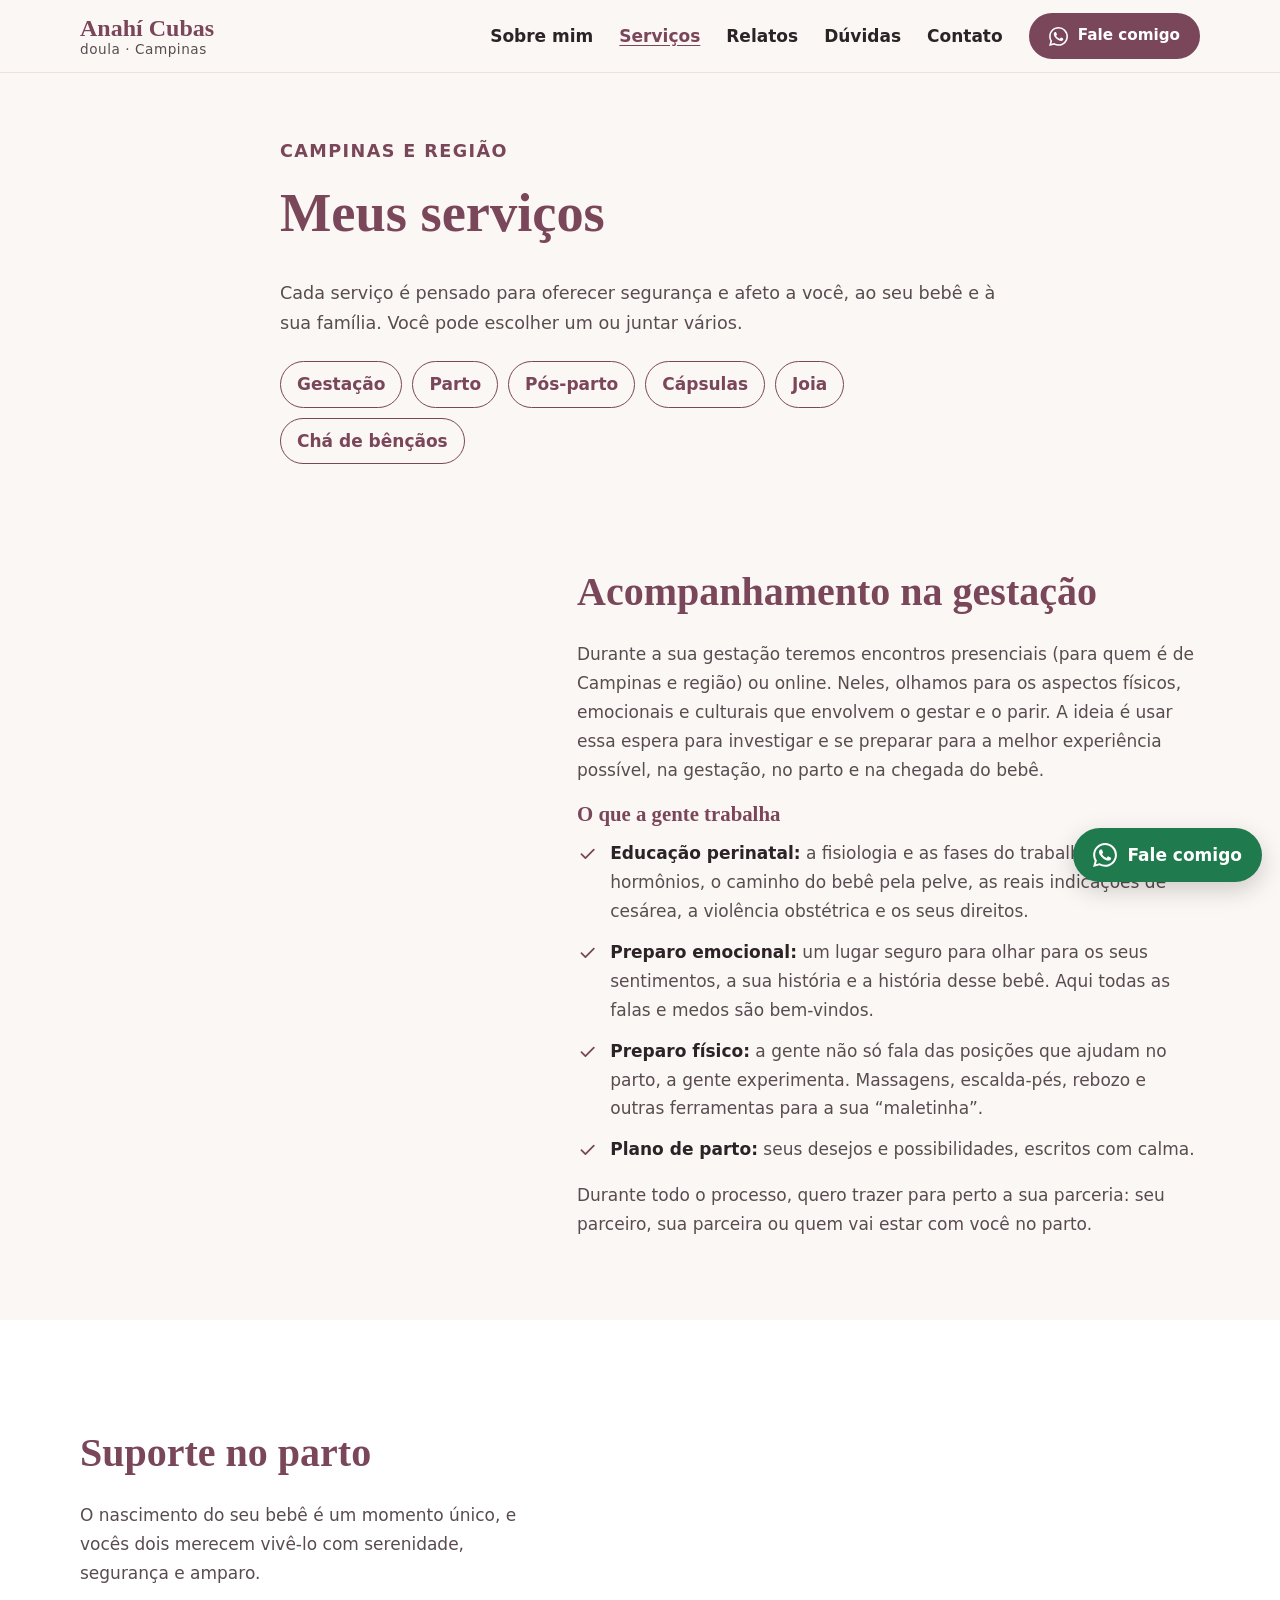
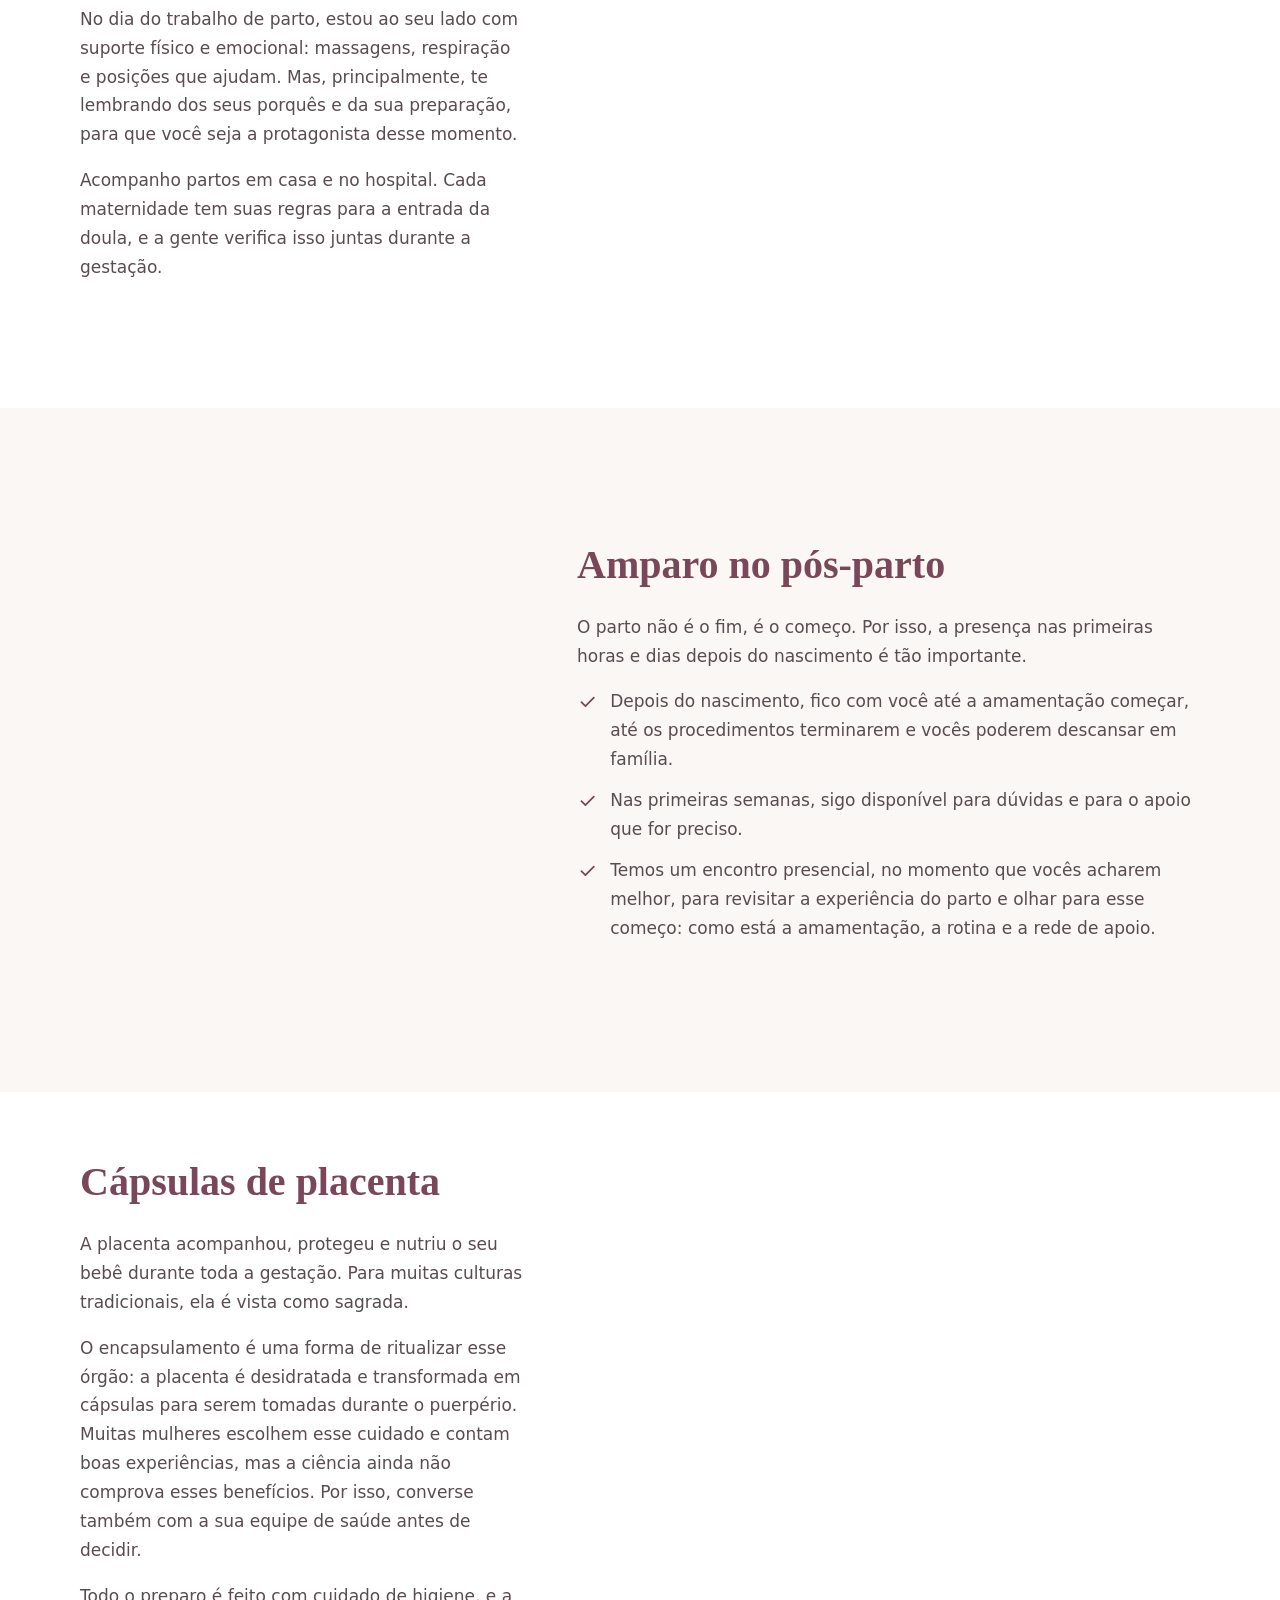
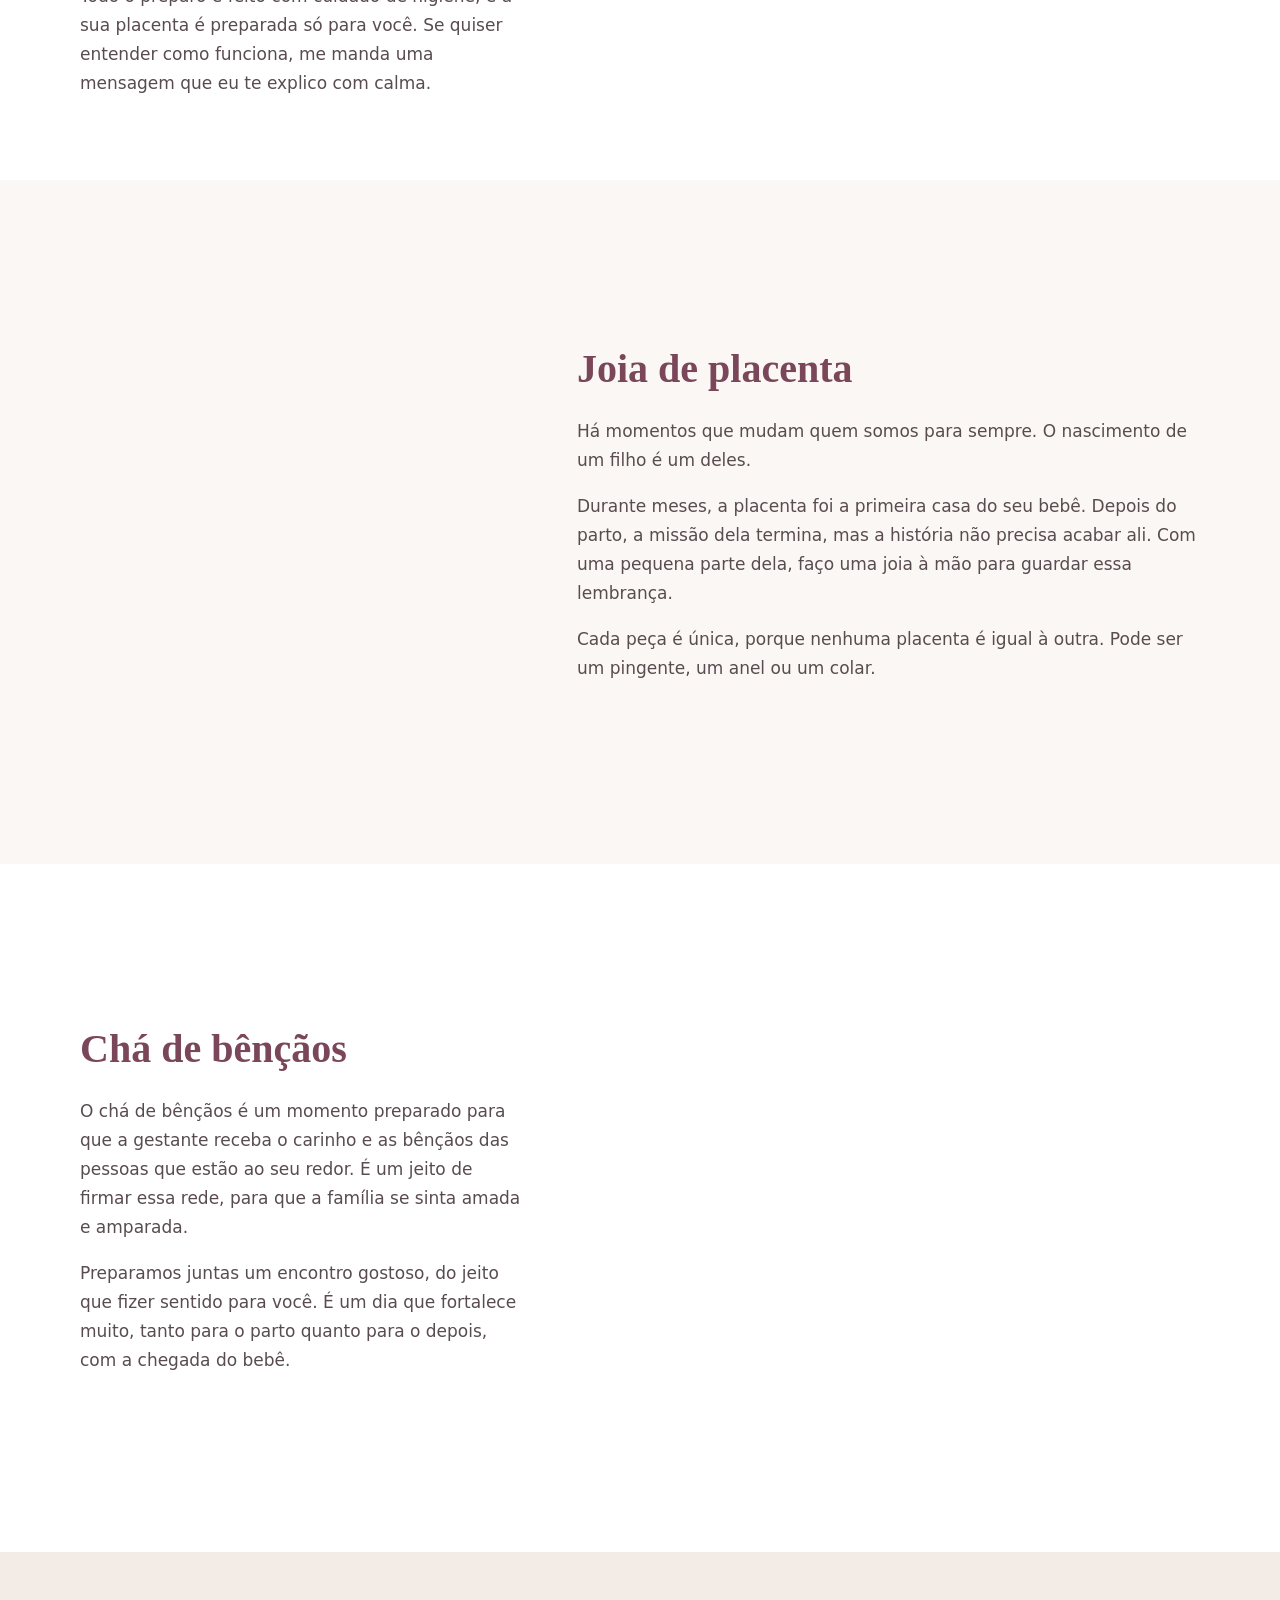
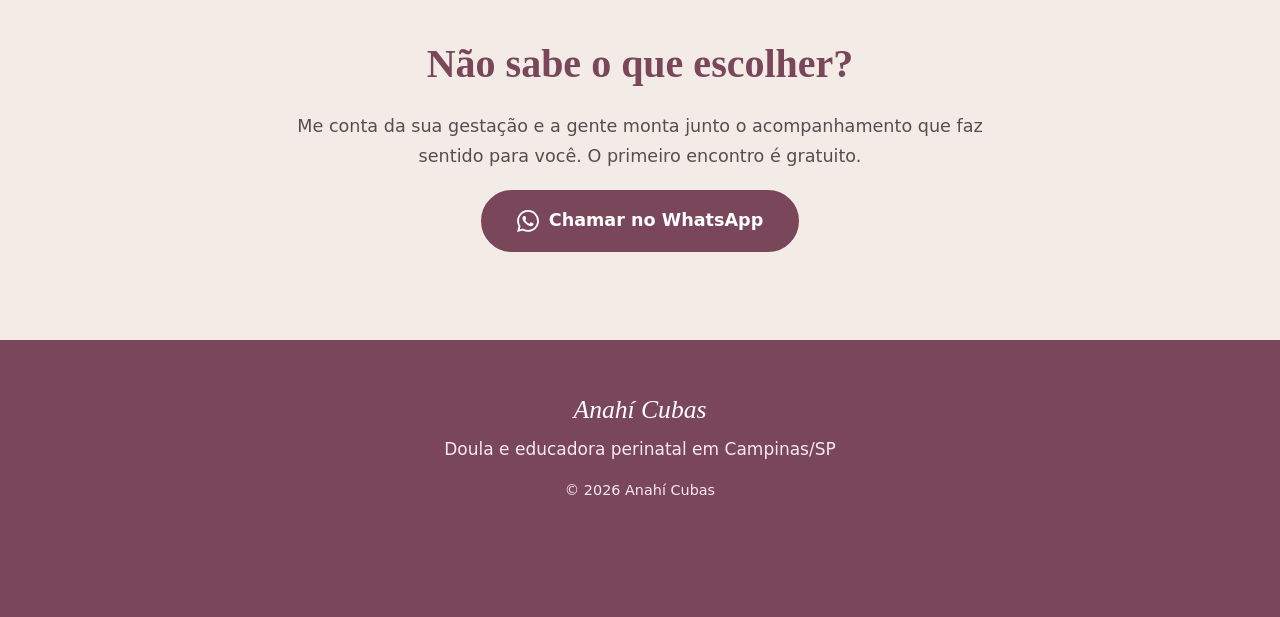
<file: servicios.html>
<!DOCTYPE html>
<html lang="pt-BR">
<head>
    <meta charset="UTF-8">
    <title>Serviços | Anahí Cubas – Doula</title>
    <meta name="robots" content="noindex, follow">
    <link rel="canonical" href="https://anahicubas.com.br/servicos">
    <meta http-equiv="refresh" content="0; url=servicos.html">
</head>
<body>
    <p>Esta página mudou de endereço: <a href="servicos.html">ver os serviços</a>.</p>
</body>
</html>
</file>
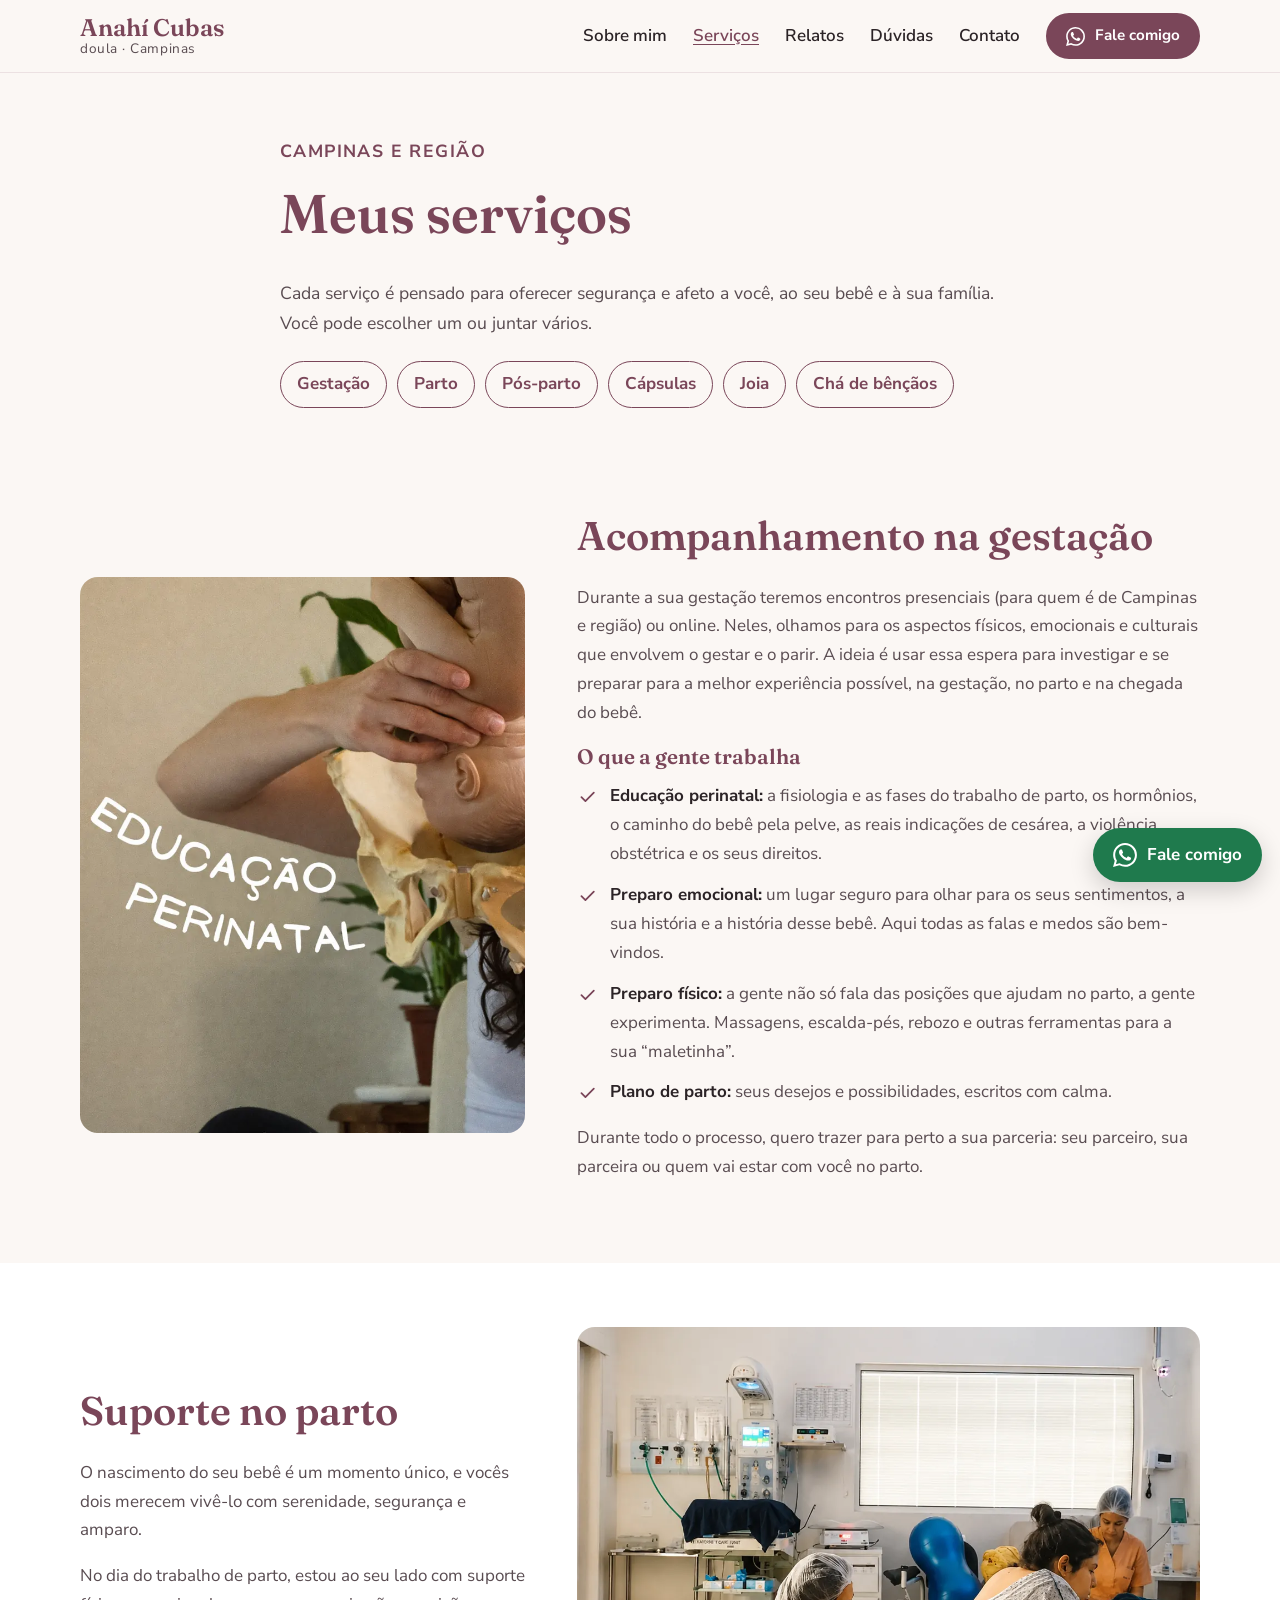
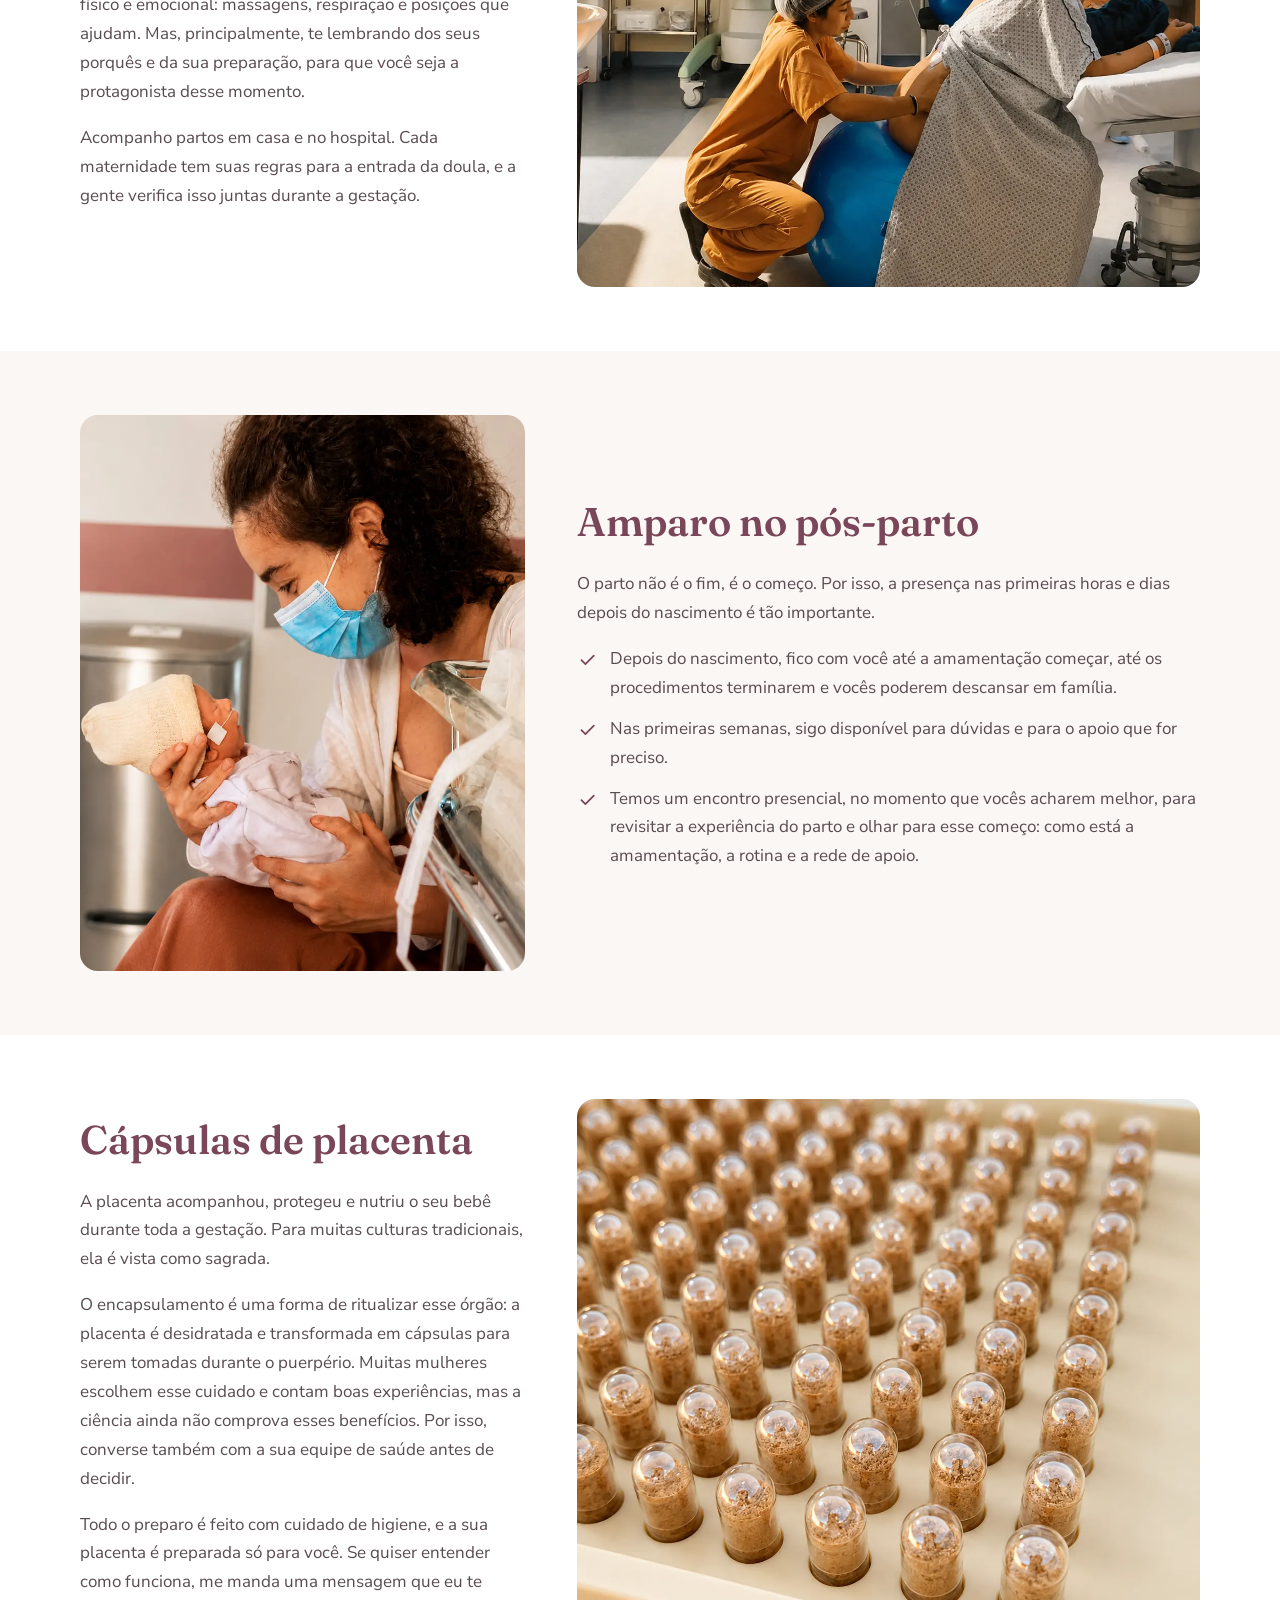
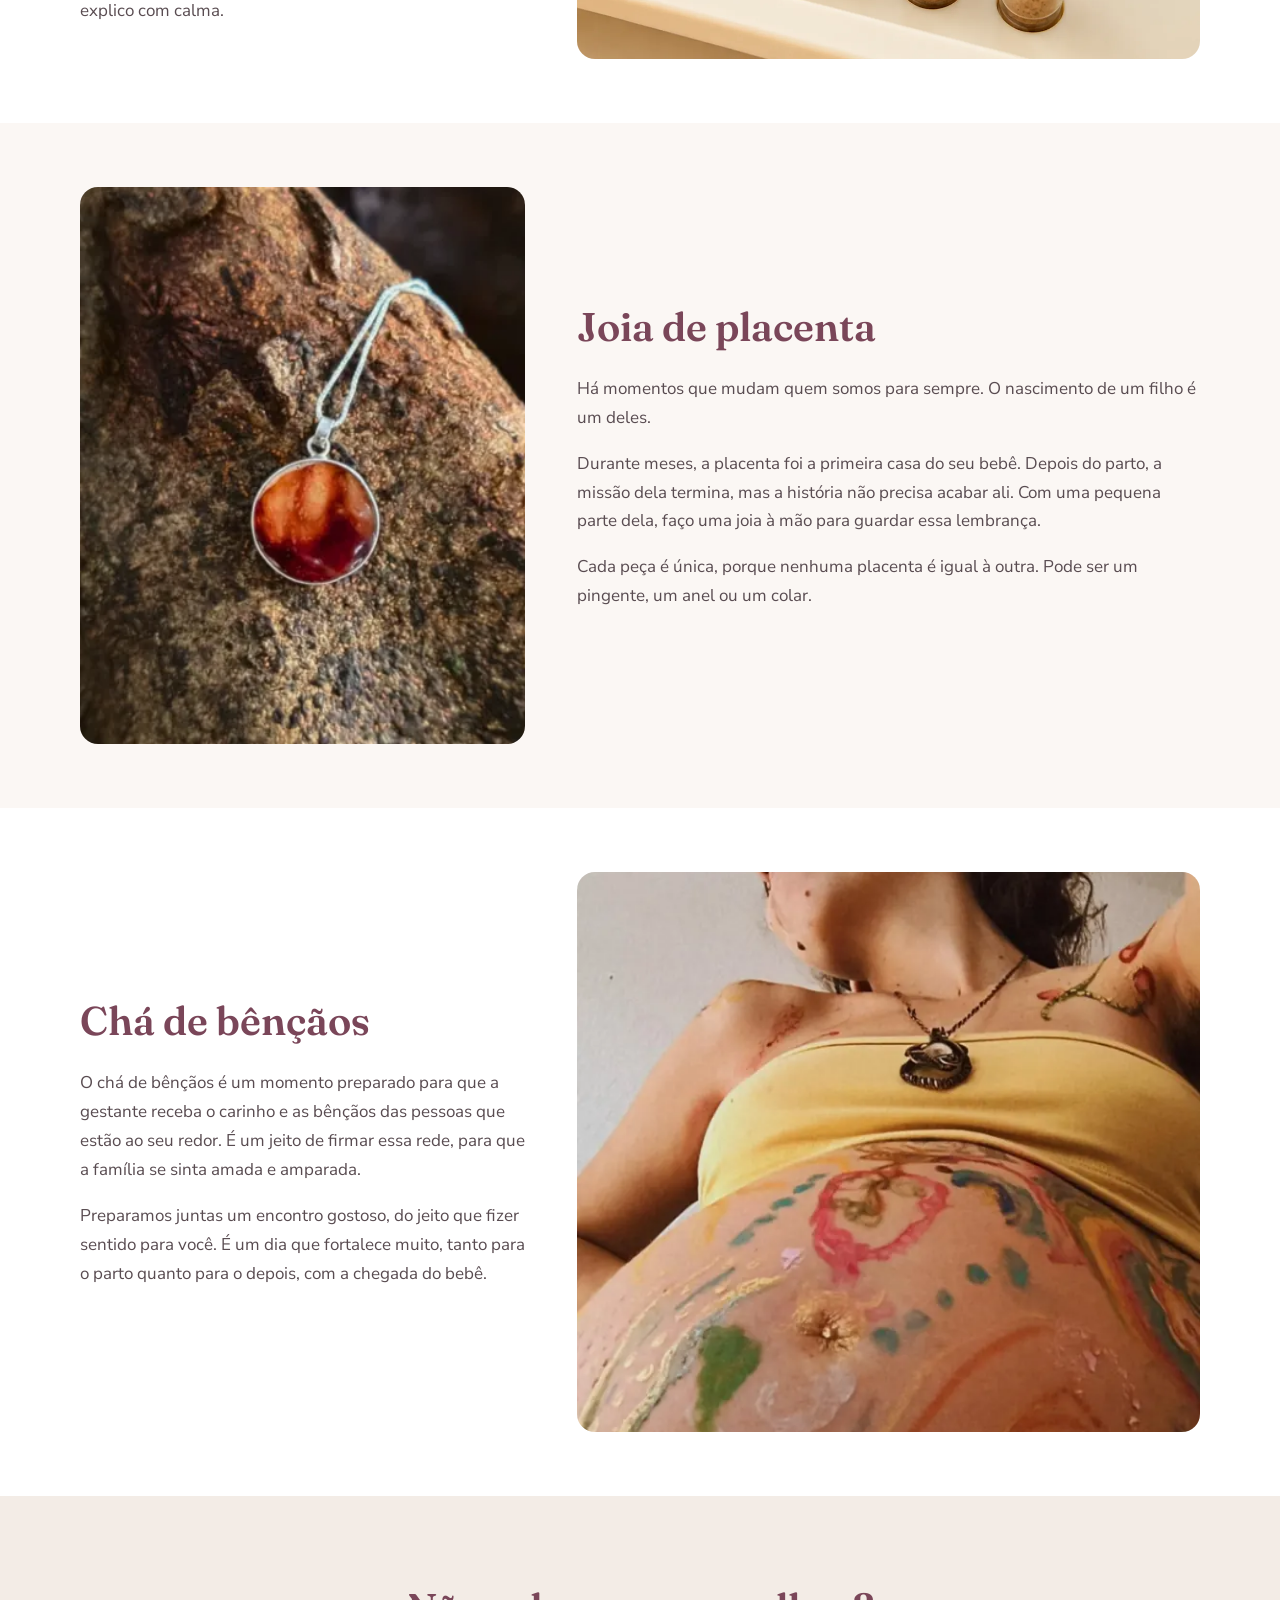
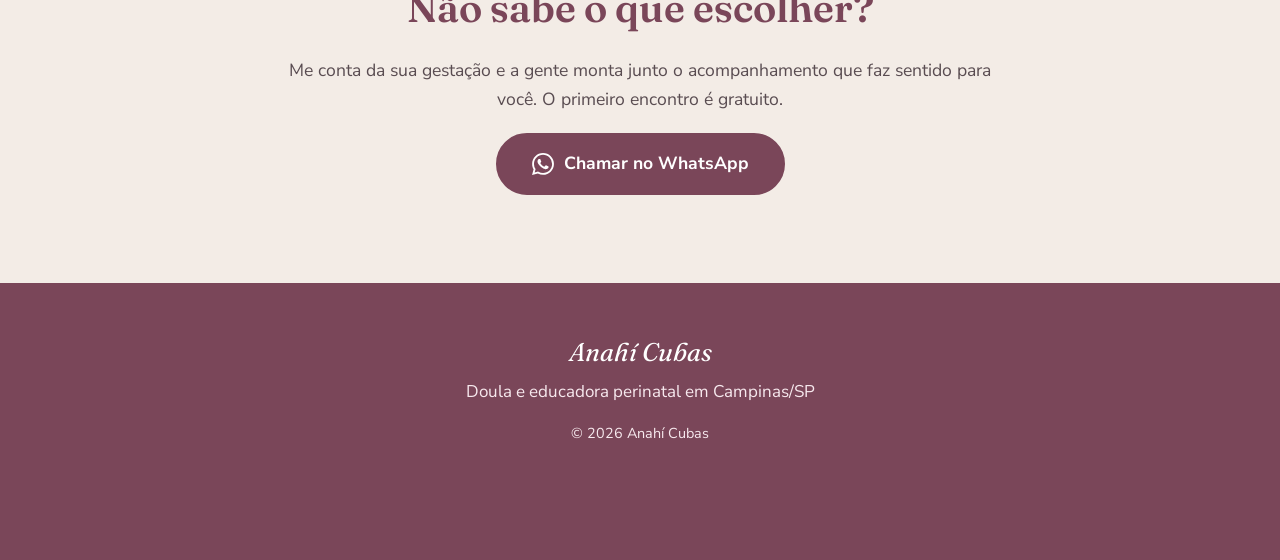
<file: servicos.html>
<!DOCTYPE html>
<html lang="pt-BR">
<head>
    <meta charset="UTF-8">
    <meta name="viewport" content="width=device-width, initial-scale=1.0">

    <title>Serviços de Doula em Campinas | Anahí Cubas</title>
    <meta name="description" content="Acompanhamento na gestação, suporte no parto, amparo no pós-parto, cápsulas e joias de placenta e chá de bênçãos com a doula Anahí Cubas, em Campinas e região.">
    <meta name="author" content="Anahí Cubas">
    <meta name="robots" content="index, follow, max-image-preview:large">
    <link rel="canonical" href="https://anahicubas.com.br/servicos">
    <meta name="theme-color" content="#7a4659">

    <meta property="og:type" content="website">
    <meta property="og:locale" content="pt_BR">
    <meta property="og:title" content="Serviços de doula em Campinas | Anahí Cubas">
    <meta property="og:description" content="Gestação, parto, pós-parto, cápsulas e joias de placenta e chá de bênçãos.">
    <meta property="og:url" content="https://anahicubas.com.br/servicos">
    <meta property="og:image" content="https://anahicubas.com.br/src/imagens/web/compartilhar.jpg">

    <meta name="google-site-verification" content="1dVnE12YSc2t-7htzgksGDvZf7HCqj6tVsVxm7yxX1Y">

    <link rel="icon" href="/favicon.ico" sizes="48x48">
    <link rel="icon" href="src/imagens/favicon.svg" type="image/svg+xml">
    <link rel="apple-touch-icon" href="src/imagens/apple-touch-icon.png">
    <link rel="manifest" href="site.webmanifest">
    <link rel="preconnect" href="https://fonts.googleapis.com">
    <link rel="preconnect" href="https://fonts.gstatic.com" crossorigin>
    <link href="https://fonts.googleapis.com/css2?family=Fraunces:ital,opsz,wght@0,9..144,400..700;1,9..144,400..600&family=Nunito+Sans:opsz,wght@6..12,400;6..12,600;6..12,700&display=swap" rel="stylesheet">
    <link rel="stylesheet" href="src/css/style.css">
</head>
<body>
    <svg class="sprite" aria-hidden="true" focusable="false">
        <symbol id="i-whats" viewBox="0 0 24 24"><path fill="currentColor" d="M17.47 14.38c-.3-.15-1.76-.87-2.03-.97-.27-.1-.47-.15-.67.15-.2.3-.77.97-.94 1.16-.17.2-.35.22-.64.07-.3-.15-1.26-.46-2.39-1.47-.88-.79-1.48-1.76-1.65-2.06-.17-.3-.02-.46.13-.6.13-.14.3-.35.45-.52.15-.18.2-.3.3-.5.1-.2.05-.37-.03-.52-.07-.15-.67-1.61-.92-2.2-.24-.58-.48-.5-.67-.51h-.57c-.2 0-.52.07-.79.37-.27.3-1.04 1.02-1.04 2.48s1.06 2.88 1.21 3.07c.15.2 2.1 3.2 5.08 4.49.71.3 1.26.49 1.7.63.71.22 1.36.19 1.87.12.57-.09 1.76-.72 2-1.42.25-.69.25-1.29.18-1.41-.08-.13-.28-.2-.57-.35m-5.42 7.4h-.01a9.87 9.87 0 0 1-5.03-1.37l-.36-.22-3.74.99 1-3.65-.24-.37a9.86 9.86 0 0 1-1.51-5.26c0-5.45 4.44-9.88 9.89-9.88 2.64 0 5.12 1.03 6.99 2.9a9.82 9.82 0 0 1 2.89 6.99c0 5.45-4.44 9.88-9.88 9.88m8.41-18.3A11.82 11.82 0 0 0 12.05 0C5.5 0 .16 5.34.16 11.89c0 2.1.55 4.14 1.59 5.95L.06 24l6.3-1.65a11.88 11.88 0 0 0 5.68 1.45h.01c6.55 0 11.89-5.34 11.89-11.89 0-3.18-1.24-6.17-3.48-8.41Z"/></symbol>
        <symbol id="i-menu" viewBox="0 0 24 24"><path d="M3 6h18M3 12h18M3 18h18" fill="none" stroke="currentColor" stroke-width="2" stroke-linecap="round"/></symbol>
        <symbol id="i-close" viewBox="0 0 24 24"><path d="M6 6l12 12M18 6 6 18" fill="none" stroke="currentColor" stroke-width="2" stroke-linecap="round"/></symbol>
        <symbol id="i-check" viewBox="0 0 24 24"><path d="M5 12.5l4.5 4.5L19 7.5" fill="none" stroke="currentColor" stroke-width="2" stroke-linecap="round" stroke-linejoin="round"/></symbol>
    </svg>

    <a class="skip-link" href="#conteudo">Pular para o conteúdo</a>

    <header class="site-header">
        <div class="container header-inner">
            <a href="./" class="brand" aria-label="Anahí Cubas, doula – página inicial">
                <span class="brand-name">Anahí Cubas</span>
                <span class="brand-role">doula · Campinas</span>
            </a>

            <button class="menu-btn" type="button" aria-expanded="false" aria-controls="menu-principal">
                <svg class="icon" aria-hidden="true"><use href="#i-menu"/></svg>
                <span class="sr-only">Abrir menu</span>
            </button>

            <nav id="menu-principal" class="main-nav" aria-label="Menu principal">
                <a href="./#sobre">Sobre mim</a>
                <a href="./#servicos" aria-current="page">Serviços</a>
                <a href="./#relatos">Relatos</a>
                <a href="./#duvidas">Dúvidas</a>
                <a href="./#contato">Contato</a>
                <a class="btn btn-small" href="https://wa.me/5519989185193?text=Ol%C3%A1%20Anah%C3%AD%2C%20vi%20seu%20site%20e%20queria%20conversar%20sobre%20o%20acompanhamento%20de%20doula." target="_blank" rel="noopener">
                    <svg class="icon" aria-hidden="true"><use href="#i-whats"/></svg>
                    Fale comigo
                </a>
            </nav>
        </div>
    </header>

    <main id="conteudo">
        <section class="page-head" aria-labelledby="titulo">
            <div class="container narrow">
                <p class="kicker">Campinas e região</p>
                <h1 id="titulo">Meus serviços</h1>
                <p>Cada serviço é pensado para oferecer segurança e afeto a você, ao seu bebê e à sua família. Você pode escolher um ou juntar vários.</p>
                <nav class="jump" aria-label="Ir para um serviço">
                    <a href="#gestacao">Gestação</a>
                    <a href="#parto">Parto</a>
                    <a href="#pos-parto">Pós-parto</a>
                    <a href="#capsulas">Cápsulas</a>
                    <a href="#joias">Joia</a>
                    <a href="#cha-de-bencaos">Chá de bênçãos</a>
                </nav>
            </div>
        </section>

        <!-- 1. GESTAÇÃO -->
        <section id="gestacao" class="service" aria-labelledby="t-gestacao">
            <div class="container service-grid">
                <img src="src/imagens/web/educacao-perinatal.webp" alt="Anahí mostrando um modelo de pelve em um encontro de educação perinatal" width="800" height="1200" loading="lazy">
                <div class="service-text">
                    <h2 id="t-gestacao">Acompanhamento na gestação</h2>
                    <p>Durante a sua gestação teremos encontros presenciais (para quem é de Campinas e região) ou online. Neles, olhamos para os aspectos físicos, emocionais e culturais que envolvem o gestar e o parir. A ideia é usar essa espera para investigar e se preparar para a melhor experiência possível, na gestação, no parto e na chegada do bebê.</p>
                    <h3>O que a gente trabalha</h3>
                    <ul class="checks">
                        <li><svg class="icon" aria-hidden="true"><use href="#i-check"/></svg><span><strong>Educação perinatal:</strong> a fisiologia e as fases do trabalho de parto, os hormônios, o caminho do bebê pela pelve, as reais indicações de cesárea, a violência obstétrica e os seus direitos.</span></li>
                        <li><svg class="icon" aria-hidden="true"><use href="#i-check"/></svg><span><strong>Preparo emocional:</strong> um lugar seguro para olhar para os seus sentimentos, a sua história e a história desse bebê. Aqui todas as falas e medos são bem-vindos.</span></li>
                        <li><svg class="icon" aria-hidden="true"><use href="#i-check"/></svg><span><strong>Preparo físico:</strong> a gente não só fala das posições que ajudam no parto, a gente experimenta. Massagens, escalda-pés, rebozo e outras ferramentas para a sua “maletinha”.</span></li>
                        <li><svg class="icon" aria-hidden="true"><use href="#i-check"/></svg><span><strong>Plano de parto:</strong> seus desejos e possibilidades, escritos com calma.</span></li>
                    </ul>
                    <p>Durante todo o processo, quero trazer para perto a sua parceria: seu parceiro, sua parceira ou quem vai estar com você no parto.</p>
                </div>
            </div>
        </section>

        <!-- 2. PARTO -->
        <section id="parto" class="service alt" aria-labelledby="t-parto">
            <div class="container service-grid">
                <img src="src/imagens/web/parto.webp" alt="Doula apoiando uma gestante na bola durante o trabalho de parto no hospital" width="1132" height="1200" loading="lazy">
                <div class="service-text">
                    <h2 id="t-parto">Suporte no parto</h2>
                    <p>O nascimento do seu bebê é um momento único, e vocês dois merecem vivê-lo com serenidade, segurança e amparo.</p>
                    <p>No dia do trabalho de parto, estou ao seu lado com suporte físico e emocional: massagens, respiração e posições que ajudam. Mas, principalmente, te lembrando dos seus porquês e da sua preparação, para que você seja a protagonista desse momento.</p>
                    <p>Acompanho partos em casa e no hospital. Cada maternidade tem suas regras para a entrada da doula, e a gente verifica isso juntas durante a gestação.</p>
                </div>
            </div>
        </section>

        <!-- 3. PÓS-PARTO -->
        <section id="pos-parto" class="service" aria-labelledby="t-pos">
            <div class="container service-grid">
                <img src="src/imagens/web/puerperio.webp" alt="Anahí segurando um recém-nascido na maternidade" width="1200" height="1105" loading="lazy">
                <div class="service-text">
                    <h2 id="t-pos">Amparo no pós-parto</h2>
                    <p>O parto não é o fim, é o começo. Por isso, a presença nas primeiras horas e dias depois do nascimento é tão importante.</p>
                    <ul class="checks">
                        <li><svg class="icon" aria-hidden="true"><use href="#i-check"/></svg><span>Depois do nascimento, fico com você até a amamentação começar, até os procedimentos terminarem e vocês poderem descansar em família.</span></li>
                        <li><svg class="icon" aria-hidden="true"><use href="#i-check"/></svg><span>Nas primeiras semanas, sigo disponível para dúvidas e para o apoio que for preciso.</span></li>
                        <li><svg class="icon" aria-hidden="true"><use href="#i-check"/></svg><span>Temos um encontro presencial, no momento que vocês acharem melhor, para revisitar a experiência do parto e olhar para esse começo: como está a amamentação, a rotina e a rede de apoio.</span></li>
                    </ul>
                </div>
            </div>
        </section>

        <!-- 4. CÁPSULAS -->
        <section id="capsulas" class="service alt" aria-labelledby="t-capsulas">
            <div class="container service-grid">
                <img src="src/imagens/web/capsulas.webp" alt="Cápsulas de placenta organizadas em uma bandeja" width="1200" height="1200" loading="lazy">
                <div class="service-text">
                    <h2 id="t-capsulas">Cápsulas de placenta</h2>
                    <p>A placenta acompanhou, protegeu e nutriu o seu bebê durante toda a gestação. Para muitas culturas tradicionais, ela é vista como sagrada.</p>
                    <p>O encapsulamento é uma forma de ritualizar esse órgão: a placenta é desidratada e transformada em cápsulas para serem tomadas durante o puerpério. Muitas mulheres escolhem esse cuidado e contam boas experiências, mas a ciência ainda não comprova esses benefícios. Por isso, converse também com a sua equipe de saúde antes de decidir.</p>
                    <p>Todo o preparo é feito com cuidado de higiene, e a sua placenta é preparada só para você. Se quiser entender como funciona, me manda uma mensagem que eu te explico com calma.</p>
                </div>
            </div>
        </section>

        <!-- 5. JOIA -->
        <section id="joias" class="service" aria-labelledby="t-joias">
            <div class="container service-grid">
                <img src="src/imagens/web/joia.webp" alt="Pingente redondo de prata feito com placenta, sobre uma pedra" width="467" height="453" loading="lazy">
                <div class="service-text">
                    <h2 id="t-joias">Joia de placenta</h2>
                    <p>Há momentos que mudam quem somos para sempre. O nascimento de um filho é um deles.</p>
                    <p>Durante meses, a placenta foi a primeira casa do seu bebê. Depois do parto, a missão dela termina, mas a história não precisa acabar ali. Com uma pequena parte dela, faço uma joia à mão para guardar essa lembrança.</p>
                    <p>Cada peça é única, porque nenhuma placenta é igual à outra. Pode ser um pingente, um anel ou um colar.</p>
                </div>
            </div>
        </section>

        <!-- 6. CHÁ DE BÊNÇÃOS -->
        <section id="cha-de-bencaos" class="service alt" aria-labelledby="t-cha">
            <div class="container service-grid">
                <img src="src/imagens/web/cha-de-bencaos.webp" alt="Gestante com a barriga pintada em um chá de bênçãos" width="649" height="866" loading="lazy">
                <div class="service-text">
                    <h2 id="t-cha">Chá de bênçãos</h2>
                    <p>O chá de bênçãos é um momento preparado para que a gestante receba o carinho e as bênçãos das pessoas que estão ao seu redor. É um jeito de firmar essa rede, para que a família se sinta amada e amparada.</p>
                    <p>Preparamos juntas um encontro gostoso, do jeito que fizer sentido para você. É um dia que fortalece muito, tanto para o parto quanto para o depois, com a chegada do bebê.</p>
                </div>
            </div>
        </section>

        <section class="section contact" aria-labelledby="t-contato">
            <div class="container narrow center">
                <h2 id="t-contato">Não sabe o que escolher?</h2>
                <p>Me conta da sua gestação e a gente monta junto o acompanhamento que faz sentido para você. O primeiro encontro é gratuito.</p>
                <a class="btn btn-big" href="https://wa.me/5519989185193?text=Ol%C3%A1%20Anah%C3%AD%2C%20vi%20seu%20site%20e%20queria%20conversar%20sobre%20o%20acompanhamento%20de%20doula." target="_blank" rel="noopener">
                    <svg class="icon" aria-hidden="true"><use href="#i-whats"/></svg>
                    Chamar no WhatsApp
                </a>
            </div>
        </section>
    </main>

    <footer class="site-footer">
        <div class="container footer-inner">
            <p class="footer-name">Anahí Cubas</p>
            <p>Doula e educadora perinatal em Campinas/SP</p>
            <p class="footer-small">© 2026 Anahí Cubas</p>
        </div>
    </footer>

    <a class="wa-float" href="https://wa.me/5519989185193?text=Ol%C3%A1%20Anah%C3%AD%2C%20vi%20seu%20site%20e%20queria%20conversar%20sobre%20o%20acompanhamento%20de%20doula." target="_blank" rel="noopener">
        <svg class="icon" aria-hidden="true"><use href="#i-whats"/></svg>
        <span>Fale comigo</span>
    </a>

    <script src="src/js/script.js" defer></script>
</body>
</html>
</file>
<file: src/css/style.css>
/* ==========================================================================
   Anahí Cubas – Doula
   Cores, letras e espaçamentos ficam aqui em cima, para mudar fácil.
   ========================================================================== */
:root {
    --vinho: #7a4659;          /* cor principal: botões e títulos */
    --vinho-escuro: #5e3343;   /* botão com o mouse em cima */
    --rosa-claro: #f6e4ea;     /* fundos suaves */
    --areia: #fbf7f4;          /* fundo da página */
    --areia-escura: #f3ece6;   /* fundo alternado das seções */
    --branco: #ffffff;
    --texto: #2b2326;          /* texto principal */
    --texto-suave: #594c51;    /* texto secundário */
    --verde-whats: #1f7a4d;    /* botão flutuante de WhatsApp */
    --foco: #c2410c;           /* contorno de quem navega pelo teclado */

    --letra-titulo: "Fraunces", Georgia, serif;
    --letra-texto: "Nunito Sans", system-ui, -apple-system, "Segoe UI", sans-serif;

    --raio: 18px;
    --largura: 1160px;
}

*, *::before, *::after { box-sizing: border-box; }

html { scroll-behavior: smooth; scroll-padding-top: 88px; }
@media (prefers-reduced-motion: reduce) {
    html { scroll-behavior: auto; }
    *, *::before, *::after { transition: none !important; animation: none !important; }
}

body {
    margin: 0;
    background: var(--areia);
    color: var(--texto);
    font-family: var(--letra-texto);
    font-size: 1.0625rem;      /* 17px */
    line-height: 1.7;
    -webkit-font-smoothing: antialiased;
}

img { max-width: 100%; height: auto; display: block; }
h1, h2, h3 { font-family: var(--letra-titulo); font-weight: 600; line-height: 1.2; color: var(--vinho); margin: 0 0 .6em; }
h1 { font-size: clamp(2rem, 5vw, 3.4rem); }
h2 { font-size: clamp(1.75rem, 3.6vw, 2.5rem); }
h3 { font-size: 1.3rem; }
p { margin: 0 0 1em; }
ul { margin: 0; padding: 0; }
a { color: var(--vinho); text-underline-offset: 3px; }
a:hover { color: var(--vinho-escuro); }

:focus-visible { outline: 3px solid var(--foco); outline-offset: 3px; border-radius: 4px; }

.container { width: 100%; max-width: var(--largura); margin: 0 auto; padding: 0 20px; }
.narrow { max-width: 760px; }
.center { text-align: center; }

.sprite { display: none; }
.icon { width: 1.25em; height: 1.25em; flex-shrink: 0; }
.icon-big { width: 44px; height: 44px; color: var(--vinho); margin-bottom: 14px; }

.sr-only {
    position: absolute; width: 1px; height: 1px; padding: 0; margin: -1px;
    overflow: hidden; clip: rect(0 0 0 0); white-space: nowrap; border: 0;
}

.skip-link {
    position: absolute; left: 12px; top: -60px; z-index: 2000;
    background: var(--vinho); color: var(--branco); padding: 10px 16px; border-radius: 8px;
}
.skip-link:focus { top: 12px; color: var(--branco); }

/* ---------- Botões ---------- */
.btn {
    display: inline-flex; align-items: center; justify-content: center; gap: 10px;
    min-height: 48px; padding: 12px 26px;
    background: var(--vinho); color: var(--branco);
    border: 2px solid var(--vinho); border-radius: 999px;
    font-weight: 700; font-size: 1rem; text-decoration: none;
    transition: background .2s, transform .2s;
}
.btn:hover { background: var(--vinho-escuro); border-color: var(--vinho-escuro); color: var(--branco); transform: translateY(-1px); }
.btn-small { min-height: 42px; padding: 8px 18px; font-size: .95rem; }
.btn-big { min-height: 56px; padding: 14px 34px; font-size: 1.1rem; }
.btn-light { background: var(--branco); color: var(--vinho); border-color: var(--branco); }
.btn-light:hover { background: var(--rosa-claro); border-color: var(--rosa-claro); color: var(--vinho-escuro); }
.btn-outline { background: transparent; color: var(--vinho); }
.btn-outline:hover { background: var(--vinho); color: var(--branco); }

/* ---------- Cabeçalho ---------- */
.site-header {
    position: sticky; top: 0; z-index: 1000;
    background: rgba(251, 247, 244, .96);
    border-bottom: 1px solid rgba(122, 70, 89, .12);
}
.header-inner { display: flex; align-items: center; justify-content: space-between; min-height: 72px; gap: 16px; }

.brand { display: flex; flex-direction: column; text-decoration: none; line-height: 1.1; }
.brand-name { font-family: var(--letra-titulo); font-size: 1.5rem; font-weight: 600; color: var(--vinho); }
.brand-role { font-size: .85rem; color: var(--texto-suave); letter-spacing: .04em; }

.main-nav { display: flex; align-items: center; gap: 26px; }
.main-nav a:not(.btn) { color: var(--texto); text-decoration: none; font-weight: 600; padding: 6px 0; }
.main-nav a:not(.btn):hover,
.main-nav a[aria-current="page"] { color: var(--vinho); text-decoration: underline; }

.menu-btn {
    display: none; align-items: center; justify-content: center;
    width: 48px; height: 48px; border: 0; border-radius: 12px;
    background: transparent; color: var(--vinho); cursor: pointer;
}
.menu-btn .icon { width: 28px; height: 28px; }

/* ---------- Início ---------- */
.hero { position: relative; min-height: min(88vh, 760px); display: flex; align-items: flex-end; overflow: hidden; color: var(--branco); }
.hero-img { position: absolute; inset: 0; width: 100%; height: 100%; object-fit: cover; object-position: 30% 60%; }
.hero::after {
    content: ""; position: absolute; inset: 0;
    background: linear-gradient(180deg, rgba(30, 18, 23, .15) 0%, rgba(30, 18, 23, .55) 50%, rgba(30, 18, 23, .85) 100%);
}
.hero-content { position: relative; z-index: 1; padding-top: 120px; padding-bottom: 72px; max-width: var(--largura); }
.hero h1 { color: var(--branco); max-width: 760px; }
.hero h1 em { font-style: italic; color: #ffd9e5; }
.hero-text { font-size: 1.2rem; max-width: 600px; }
.hero-actions { display: flex; flex-wrap: wrap; gap: 14px; margin-top: 28px; }

.kicker { font-weight: 700; font-size: .9rem; letter-spacing: .08em; text-transform: uppercase; margin-bottom: 14px; }
.hero .kicker { color: #ffe9f0; }
.page-head .kicker { color: var(--vinho); }

/* ---------- Seções ---------- */
.section { padding: 88px 0; }
.section-head { max-width: 760px; margin-bottom: 44px; }
.section-head p { color: var(--texto-suave); font-size: 1.1rem; }

.about { background: var(--branco); }
.about-grid { display: grid; grid-template-columns: 5fr 7fr; gap: 56px; align-items: center; }
.about-photo { margin: 0; }
.about-photo img { border-radius: var(--raio); aspect-ratio: 4 / 5; object-fit: cover; width: 100%; }
.about-text p { color: var(--texto-suave); }
.facts { list-style: none; display: grid; gap: 10px; margin-top: 20px; }
.facts li { display: flex; align-items: center; gap: 10px; font-weight: 600; color: var(--texto); }
.facts .icon { color: var(--vinho); }

.services { background: var(--areia-escura); }
.cards { list-style: none; display: grid; grid-template-columns: repeat(3, 1fr); gap: 24px; }
.card {
    display: flex; flex-direction: column;
    background: var(--branco); border-radius: var(--raio); padding: 18px 18px 24px;
    border: 1px solid rgba(122, 70, 89, .1);
}
.card img { border-radius: 12px; aspect-ratio: 4 / 3; object-fit: cover; width: 100%; margin-bottom: 18px; }
.card h3 { margin-bottom: 8px; }
.card p { color: var(--texto-suave); font-size: 1rem; flex: 1; }
.card a { display: inline-flex; align-items: center; gap: 8px; font-weight: 700; text-decoration: none; min-height: 44px; }
.card a:hover { text-decoration: underline; }

.features { list-style: none; display: grid; grid-template-columns: repeat(3, 1fr); gap: 24px; }
.features li { background: var(--branco); border-radius: var(--raio); padding: 30px; border: 1px solid rgba(122, 70, 89, .1); }
.features p { color: var(--texto-suave); margin: 0; }
.note { margin-top: 28px; color: var(--texto-suave); font-size: .98rem; }

.testimonials { background: var(--rosa-claro); }
.quotes { list-style: none; display: grid; grid-template-columns: repeat(3, 1fr); gap: 24px; align-items: start; }
.quotes li { background: var(--branco); border-radius: var(--raio); padding: 30px; }
.quotes blockquote { margin: 0 0 18px; }
.quotes blockquote p { font-family: var(--letra-titulo); font-size: 1.08rem; line-height: 1.6; color: var(--texto); margin: 0; }
.quote-author { display: flex; align-items: center; gap: 12px; font-weight: 700; color: var(--vinho); margin: 0; }
.initial {
    display: inline-flex; align-items: center; justify-content: center;
    width: 40px; height: 40px; border-radius: 50%;
    background: var(--vinho); color: var(--branco); font-family: var(--letra-titulo);
}

.faq details { background: var(--branco); border-radius: 14px; margin-bottom: 12px; border: 1px solid rgba(122, 70, 89, .14); }
.faq summary {
    cursor: pointer; list-style: none; padding: 18px 52px 18px 22px; position: relative;
    font-weight: 700; font-size: 1.05rem; color: var(--texto);
}
.faq summary::-webkit-details-marker { display: none; }
.faq summary::after { content: "+"; position: absolute; right: 22px; top: 50%; transform: translateY(-50%); font-size: 1.5rem; color: var(--vinho); }
.faq details[open] summary::after { content: "–"; }
.faq details p { padding: 0 22px 18px; margin: 0; color: var(--texto-suave); }

.insta { background: var(--branco); }
.insta-grid { list-style: none; display: grid; grid-template-columns: repeat(3, 1fr); gap: 16px; max-width: 820px; margin: 0 auto 32px; }
.insta-grid a { display: block; border-radius: 14px; overflow: hidden; }
.insta-grid img { aspect-ratio: 4 / 5; object-fit: cover; width: 100%; transition: transform .4s; }
.insta-grid a:hover img { transform: scale(1.04); }

.contact { background: var(--areia-escura); }
.contact p { color: var(--texto-suave); font-size: 1.1rem; }
.contact-or { margin-top: 40px; }
.center-actions { justify-content: center; }
.contact-form { text-align: left; margin: 20px auto 0; max-width: 620px; background: var(--branco); padding: 28px; border-radius: var(--raio); display: grid; gap: 16px; }
.contact-form .field { display: grid; gap: 6px; }
.contact-form .field-row { display: grid; grid-template-columns: 1fr 1fr; gap: 16px; }
.contact-form label { font-weight: 600; color: var(--texto); font-size: 1rem; }
.contact-form .req { font-weight: 400; color: var(--texto-suave); font-size: .9rem; }
.contact-form input[type="text"], .contact-form input[type="tel"], .contact-form input[type="email"], .contact-form textarea {
    width: 100%; font: inherit; font-size: 1rem; color: var(--texto); background: var(--areia);
    border: 1.5px solid #b9a9af; border-radius: 10px; padding: 12px 14px; min-height: 48px;
}
.contact-form textarea { resize: vertical; }
.contact-form input:focus-visible, .contact-form textarea:focus-visible { outline: 3px solid var(--foco); outline-offset: 2px; }
.contact-form .check { grid-template-columns: 24px 1fr; align-items: start; gap: 10px; }
.contact-form .check input { width: 22px; height: 22px; margin-top: 2px; accent-color: var(--vinho); }
.contact-form .check label { font-weight: 400; color: var(--texto-suave); }
.contact-form .btn { justify-self: start; }
.hp { position: absolute; left: -9999px; width: 1px; height: 1px; overflow: hidden; }
@media (max-width: 640px) {
    .contact-form { padding: 20px; }
    .contact-form .field-row { grid-template-columns: 1fr; }
    .contact-form .btn { width: 100%; }
}
.contact-list { list-style: none; margin-top: 28px; display: grid; gap: 6px; color: var(--texto-suave); }

/* ---------- Página de serviços ---------- */
.page-head { padding: 64px 0 40px; }
.page-head p { color: var(--texto-suave); font-size: 1.1rem; }
.jump { display: flex; flex-wrap: wrap; gap: 10px; margin-top: 22px; }
.jump a {
    display: inline-flex; align-items: center; min-height: 44px; padding: 8px 16px;
    border: 1.5px solid var(--vinho); border-radius: 999px; text-decoration: none; font-weight: 700;
}
.jump a:hover { background: var(--vinho); color: var(--branco); }

.service { padding: 64px 0; }
.service.alt { background: var(--branco); }
.service-grid { display: grid; grid-template-columns: 5fr 7fr; gap: 52px; align-items: center; }
.service.alt .service-grid > img { order: 2; }
.service-grid > img { border-radius: var(--raio); width: 100%; aspect-ratio: 4 / 5; object-fit: cover; max-height: 560px; }
.service-text p { color: var(--texto-suave); }
.checks { list-style: none; display: grid; gap: 12px; margin: 0 0 1em; }
.checks li { display: flex; gap: 12px; color: var(--texto-suave); }
.checks .icon { color: var(--vinho); margin-top: 4px; }
.checks strong { color: var(--texto); }

/* ---------- Rodapé ---------- */
.site-footer { background: var(--vinho); color: #f7e9ee; padding: 48px 0 110px; text-align: center; }
.site-footer p { margin: 0 0 4px; }
.footer-name { font-family: var(--letra-titulo); font-size: 1.6rem; font-style: italic; color: var(--branco); }
.footer-small { font-size: .9rem; margin-top: 14px !important; }

/* ---------- Botão flutuante de WhatsApp ---------- */
.wa-float {
    position: fixed; right: 18px; bottom: 18px; z-index: 900;
    display: inline-flex; align-items: center; gap: 10px;
    min-height: 54px; padding: 12px 20px; border-radius: 999px;
    background: var(--verde-whats); color: var(--branco); text-decoration: none; font-weight: 700;
    box-shadow: 0 8px 24px rgba(0, 0, 0, .18);
}
.wa-float:hover { color: var(--branco); background: #18603c; }
.wa-float .icon { width: 24px; height: 24px; }

/* ==========================================================================
   Tablet e celular
   ========================================================================== */
@media (max-width: 960px) {
    .cards, .features, .quotes { grid-template-columns: 1fr 1fr; }
    .about-grid, .service-grid { grid-template-columns: 1fr; gap: 32px; }
    .service.alt .service-grid > img { order: 0; }
    .about-photo { max-width: 420px; }
    .service-grid > img { max-height: 420px; }
}

@media (max-width: 820px) {
    .menu-btn { display: inline-flex; }
    .main-nav {
        display: none; position: absolute; left: 0; right: 0; top: 100%;
        flex-direction: column; align-items: stretch; gap: 0;
        background: var(--areia); border-bottom: 1px solid rgba(122, 70, 89, .15);
        padding: 8px 20px 20px; box-shadow: 0 12px 24px rgba(0, 0, 0, .08);
    }
    .main-nav.open { display: flex; }
    .main-nav a:not(.btn) { padding: 14px 4px; border-bottom: 1px solid rgba(122, 70, 89, .1); }
    .main-nav .btn { margin-top: 16px; }
    .header-inner { position: relative; }
}

@media (max-width: 640px) {
    body { font-size: 1.0625rem; }
    .section { padding: 64px 0; }
    .cards, .features, .quotes, .insta-grid { grid-template-columns: 1fr; }
    .insta-grid { max-width: 360px; }
    .hero { min-height: 82vh; }
    .hero-content { padding-bottom: 96px; }
    .hero-text { font-size: 1.08rem; }
    .hero-actions .btn { width: 100%; }
    .brand-name { font-size: 1.3rem; }
    .wa-float { left: 16px; right: 16px; justify-content: center; }
}
</file>
